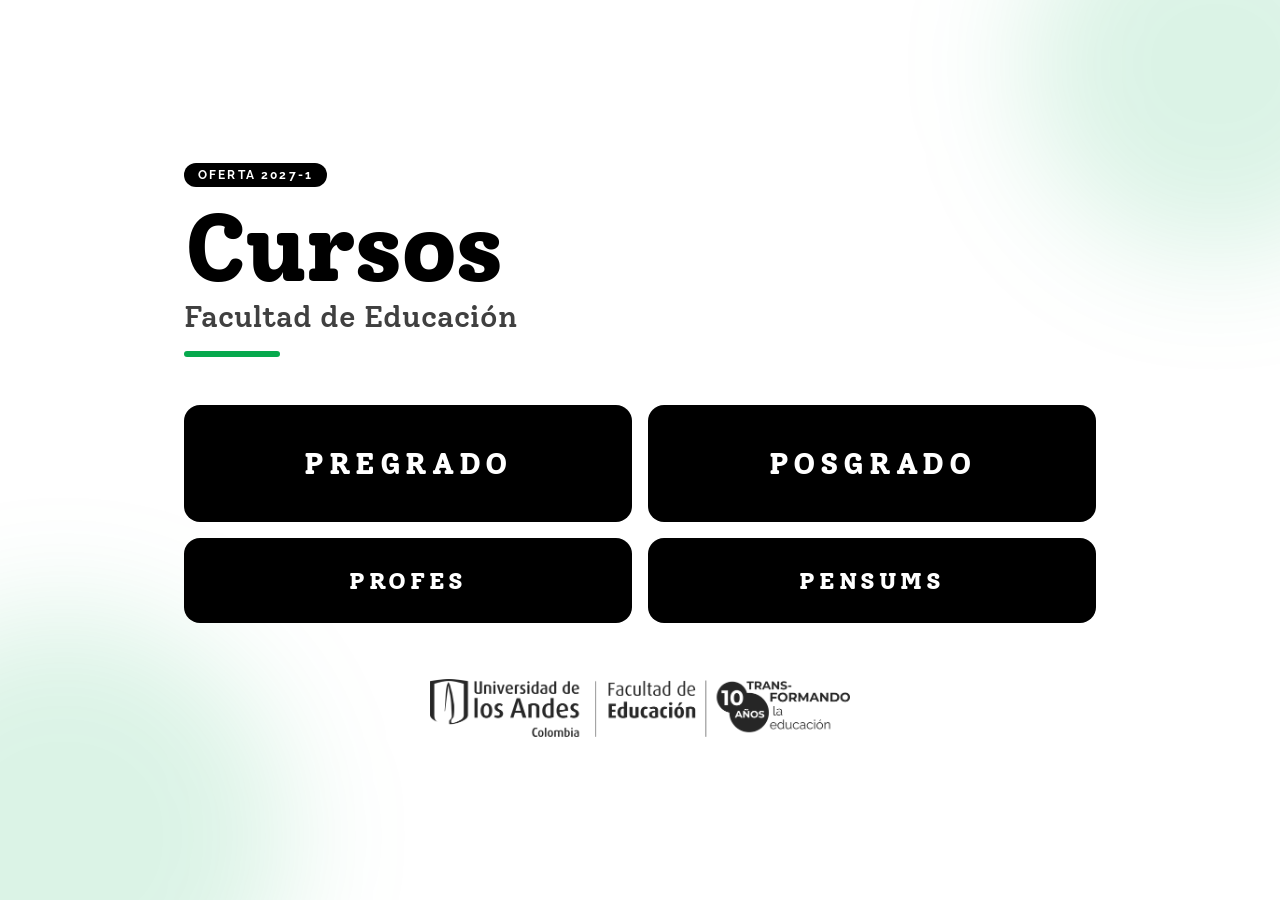
<file: index.html>
<!DOCTYPE html>
<html lang="es">
<head>
<meta charset="utf-8">
<meta name="viewport" content="width=device-width, initial-scale=1">
<title>Cursos — Facultad de Educación (Uniandes)</title>
<meta name="description" content="Oferta de cursos de pregrado y posgrado de la Facultad de Educación · Universidad de los Andes">
<link rel="preconnect" href="https://fonts.googleapis.com">
<link rel="preconnect" href="https://fonts.gstatic.com" crossorigin>
<link href="https://fonts.googleapis.com/css2?family=Raleway:wght@400;500;600;700;800&family=Solway:wght@400;500;700;800&display=swap" rel="stylesheet">
<link rel="stylesheet" href="estilos.css?v=20261127a">
<script>
  /* Prueba de look «folleto» (?look=folleto): se carga antes de pintar para que no parpadee el look normal */
  if (new URLSearchParams(location.search).get('look') === 'folleto') {
    document.documentElement.dataset.look = 'folleto';
    document.write('<link rel="stylesheet" href="https://fonts.googleapis.com/css2?family=Gelasio:ital,wght@0,400..700;1,400..700&family=Inter:wght@400;500;600&display=swap"><link rel="stylesheet" href="estilos-folleto.css?v=20261127a">');
  }
</script>
</head>
<body>
<div id="app"></div>
<script src="datos.js?v=20261127a"></script>
<script src="app.js?v=20261127a"></script>
</body>
</html>
</file>
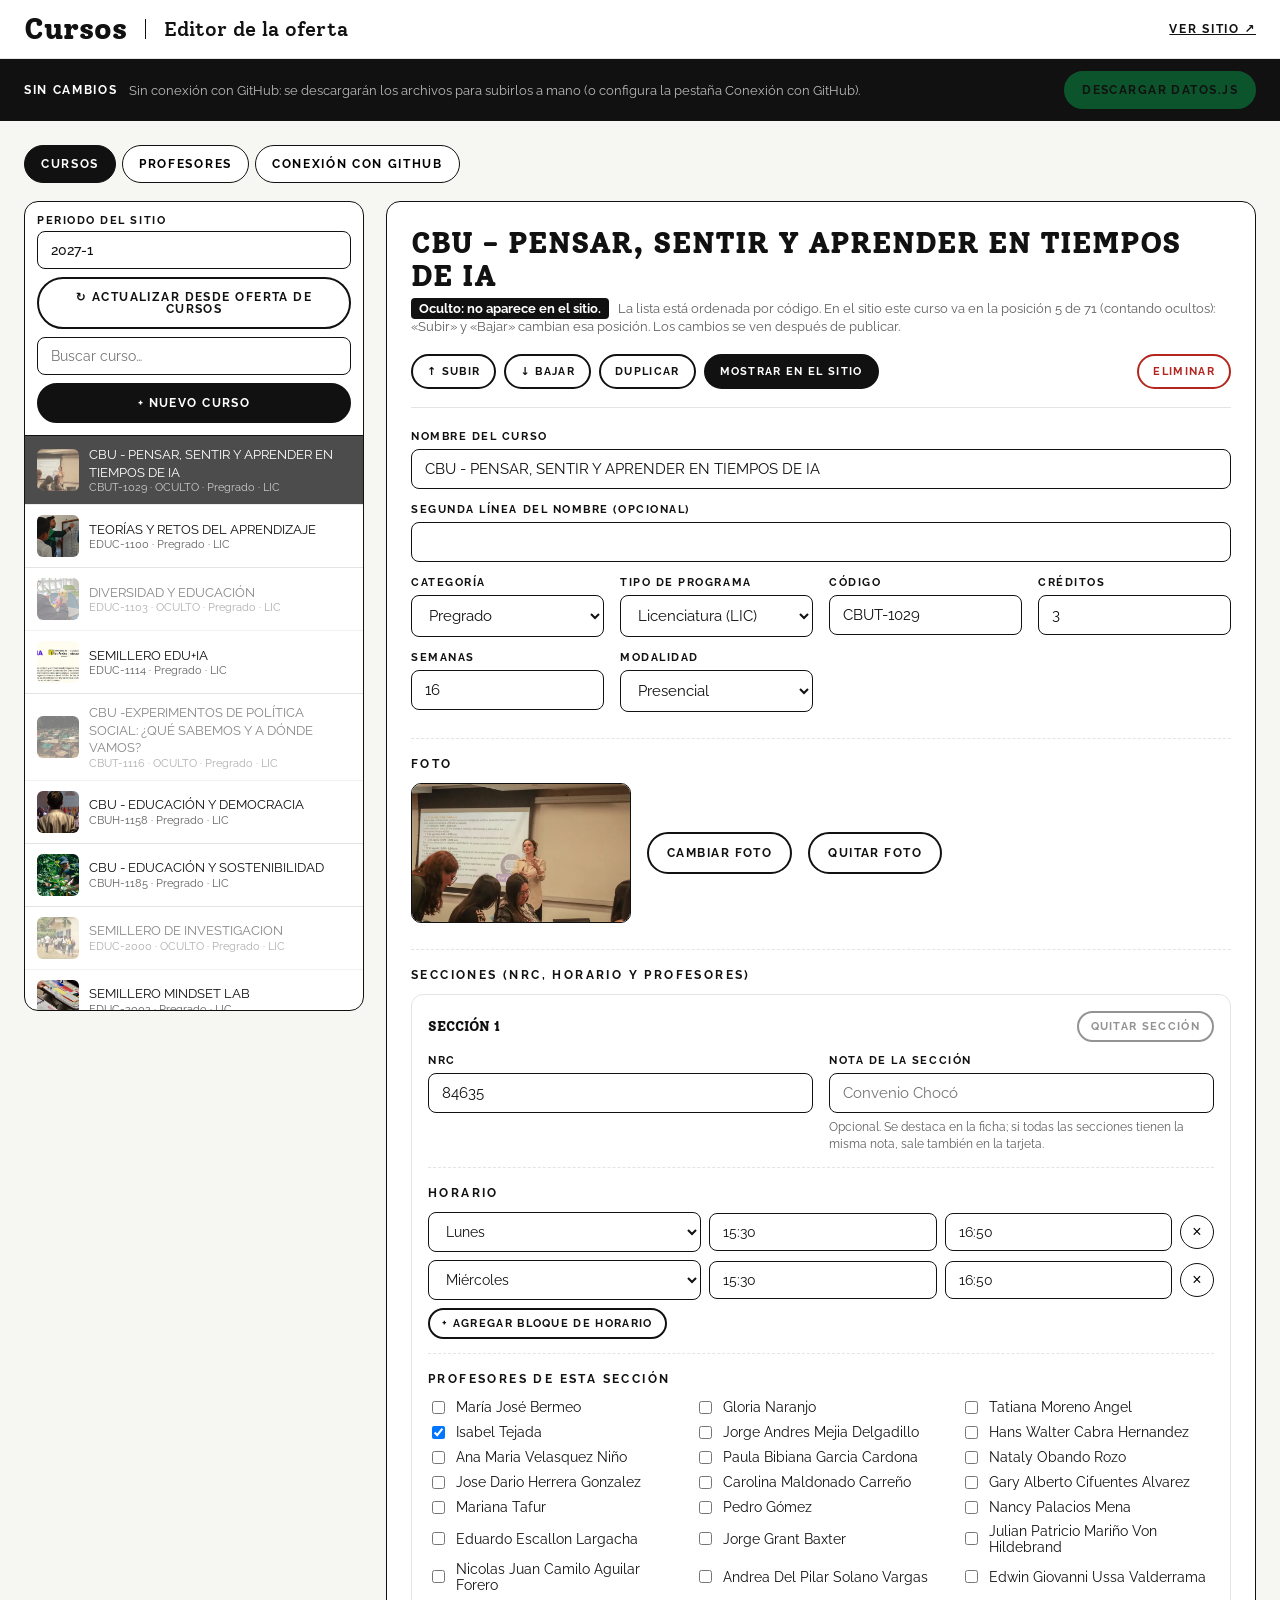
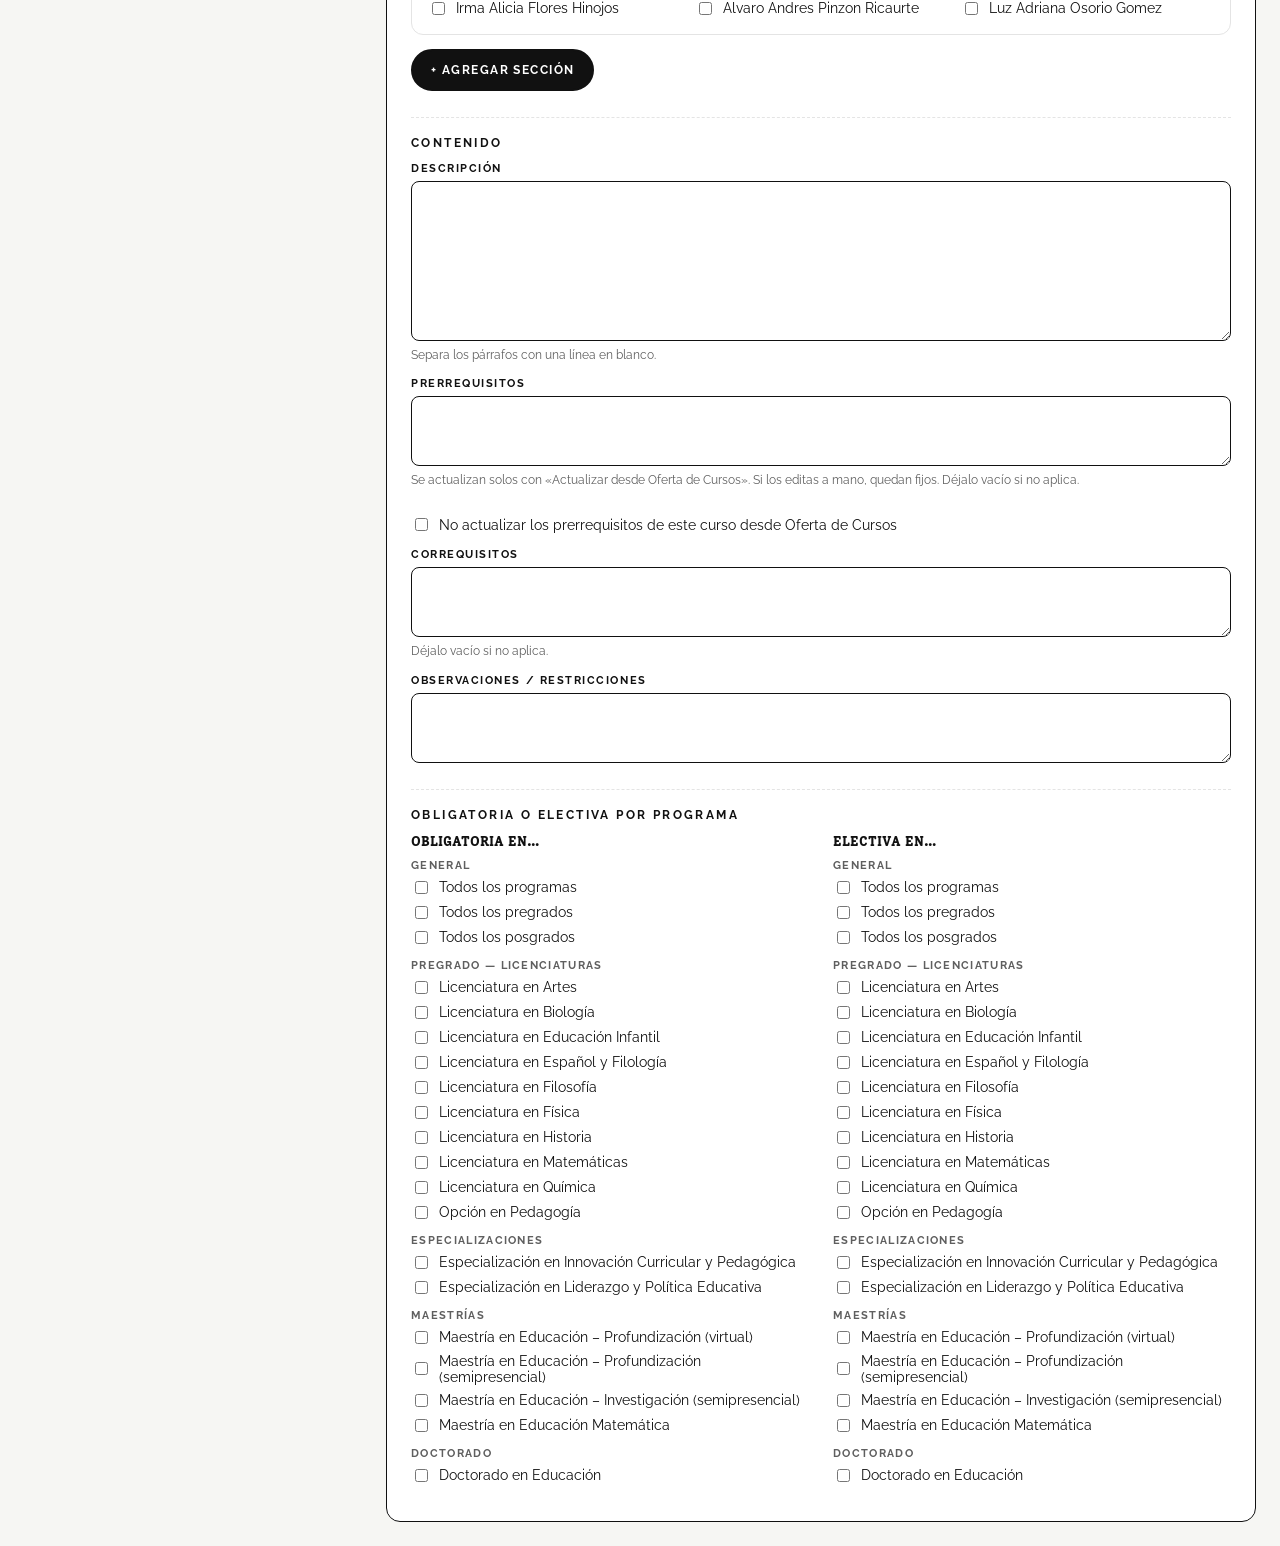
<file: admin.html>
<!doctype html>
<html lang="es">
<head>
  <meta charset="utf-8">
  <meta name="viewport" content="width=device-width, initial-scale=1">
  <meta name="robots" content="noindex, nofollow">
  <title>Editor · Oferta de cursos</title>
  <link rel="preconnect" href="https://fonts.googleapis.com">
  <link rel="preconnect" href="https://fonts.gstatic.com" crossorigin>
  <link href="https://fonts.googleapis.com/css2?family=Raleway:wght@400;500;600;700;800&family=Solway:wght@400;500;700;800&display=swap" rel="stylesheet">
  <link rel="stylesheet" href="admin.css">
</head>
<body class="admin">

<header class="ad-cab">
  <span class="ad-marca">Cursos</span>
  <div class="ad-titulo">Editor de la oferta</div>
  <a class="ad-ver" href="index.html" target="_blank" rel="noopener">Ver sitio ↗</a>
</header>

<div class="ad-barra" id="barra">
  <span class="ad-estado" id="estado">Sin cambios</span>
  <span class="ad-modo" id="modo"></span>
  <button class="boton" id="descartar" hidden>Descartar cambios</button>
  <button class="boton negro" id="guardar">Publicar</button>
</div>

<main class="ad-main">
  <nav class="ad-tabs" role="tablist">
    <button role="tab" data-tab="cursos" aria-selected="true">Cursos</button>
    <button role="tab" data-tab="profes" aria-selected="false">Profesores</button>
    <button role="tab" data-tab="github" aria-selected="false">Conexión con GitHub</button>
  </nav>

  <section class="ad-panel" id="tab-cursos">
    <div class="ad-dos">
      <aside class="ad-lista">
        <div class="ad-lista-cab">
          <label class="ad-periodo">Periodo del sitio <input class="campo" id="periodo" placeholder="2027-1" aria-label="Periodo que muestra el sitio"></label>
          <button class="boton" id="sincronizar">↻ Actualizar desde Oferta de Cursos</button>
          <input class="campo" id="filtro-cursos" type="search" placeholder="Buscar curso…" aria-label="Buscar curso">
          <button class="boton negro" id="nuevo-curso">+ Nuevo curso</button>
        </div>
        <ol id="lista-cursos"></ol>
      </aside>
      <div class="ad-form" id="form-curso"></div>
    </div>
  </section>

  <section class="ad-panel" id="tab-profes" hidden>
    <div class="ad-dos">
      <aside class="ad-lista">
        <div class="ad-lista-cab">
          <input class="campo" id="filtro-profes" type="search" placeholder="Buscar profesor…" aria-label="Buscar profesor">
          <button class="boton negro" id="nuevo-profe">+ Nuevo profesor</button>
        </div>
        <ol id="lista-profes"></ol>
      </aside>
      <div class="ad-form" id="form-profe"></div>
    </div>
  </section>

  <section class="ad-panel" id="tab-github" hidden>
    <div class="ad-form ad-gh" id="form-github"></div>
  </section>
</main>

<div class="ad-toast" id="toast" role="status" hidden></div>

<script src="datos.js?v=20261127a"></script>
<script src="admin.js?v=20261127a"></script>
</body>
</html>
</file>
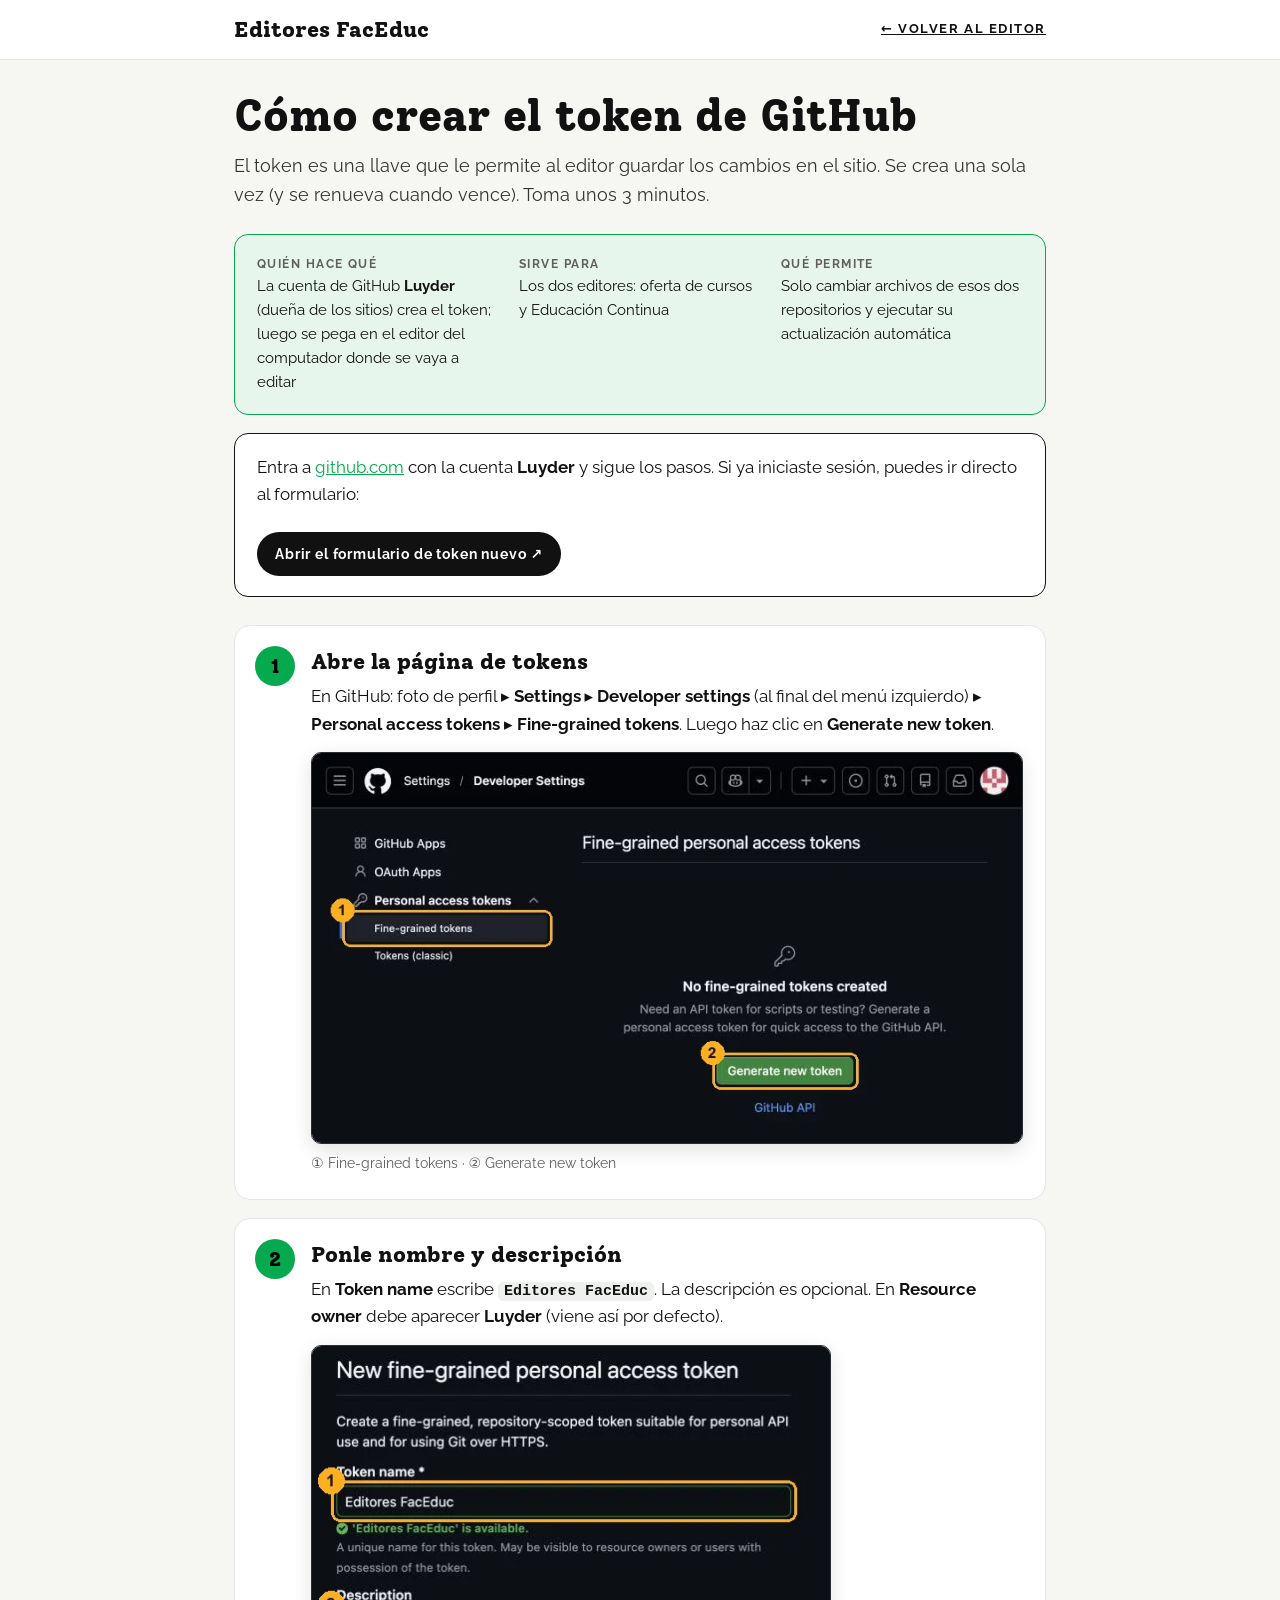
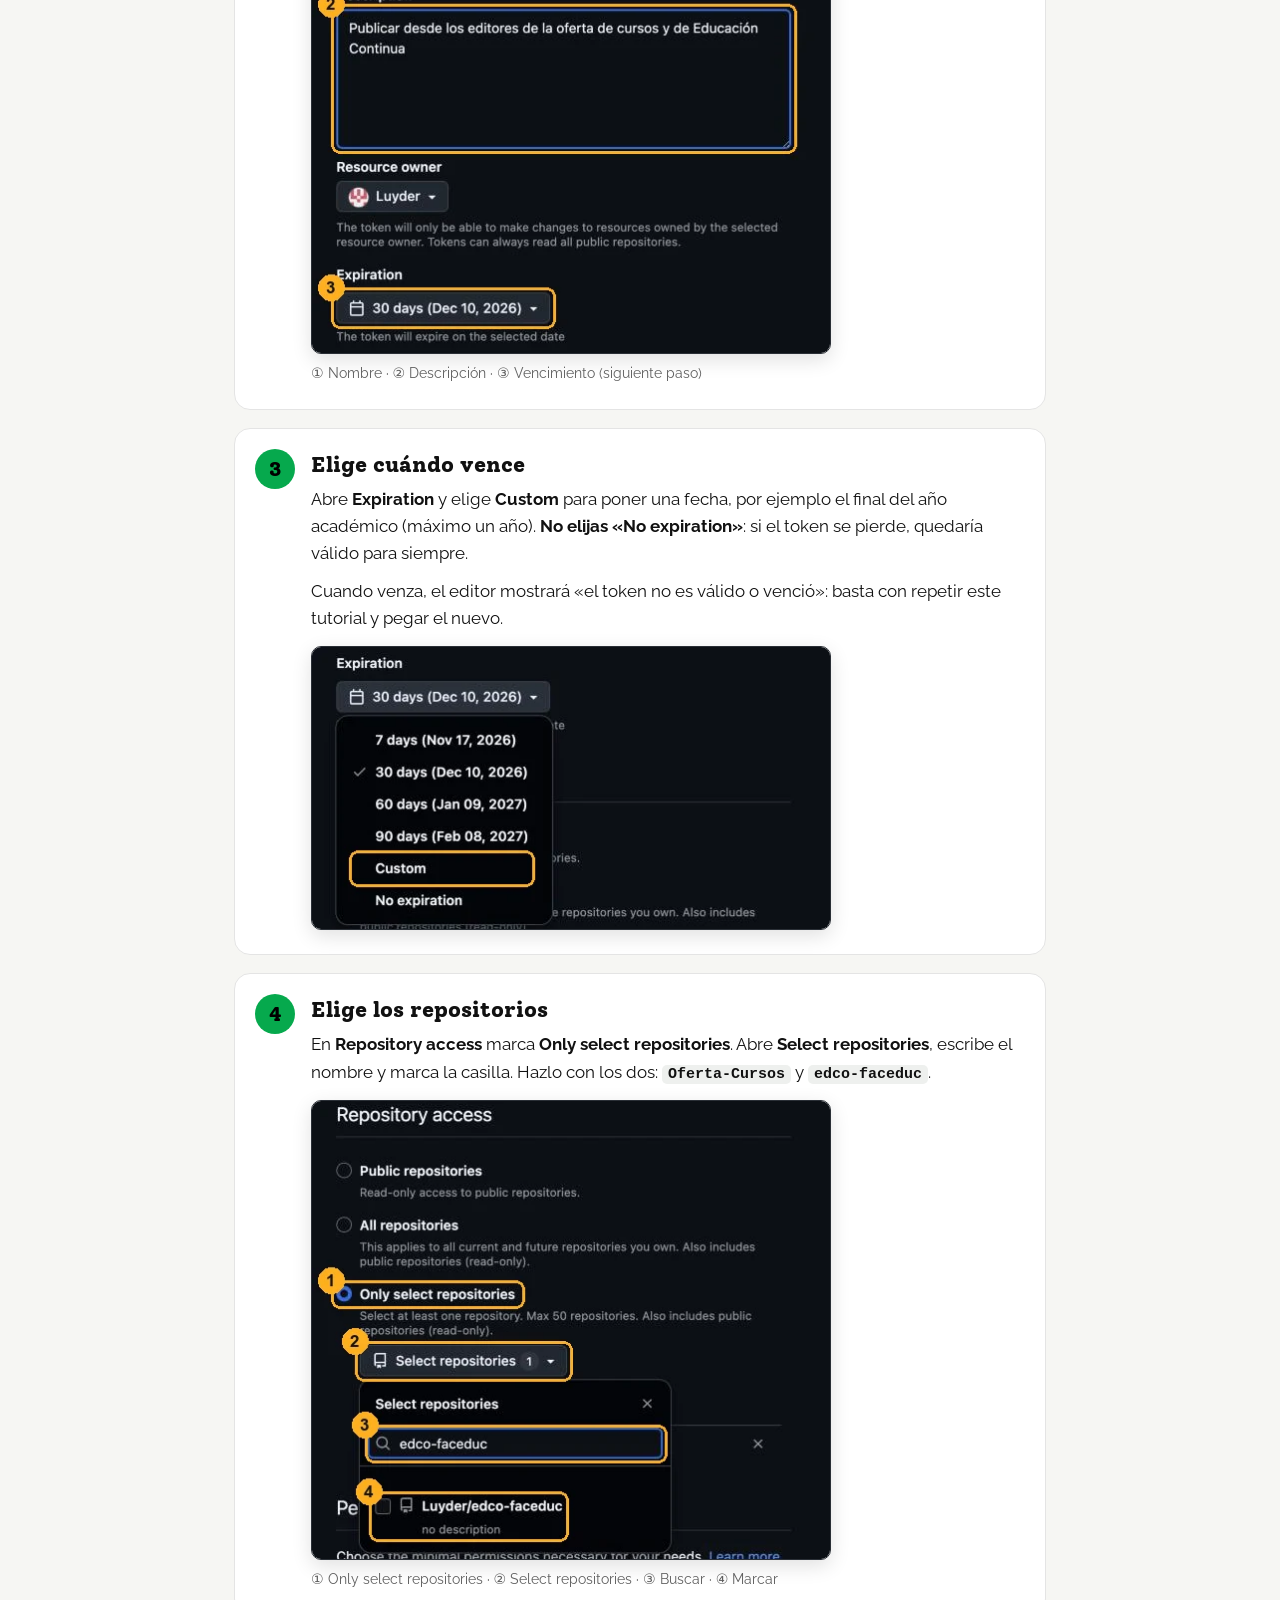
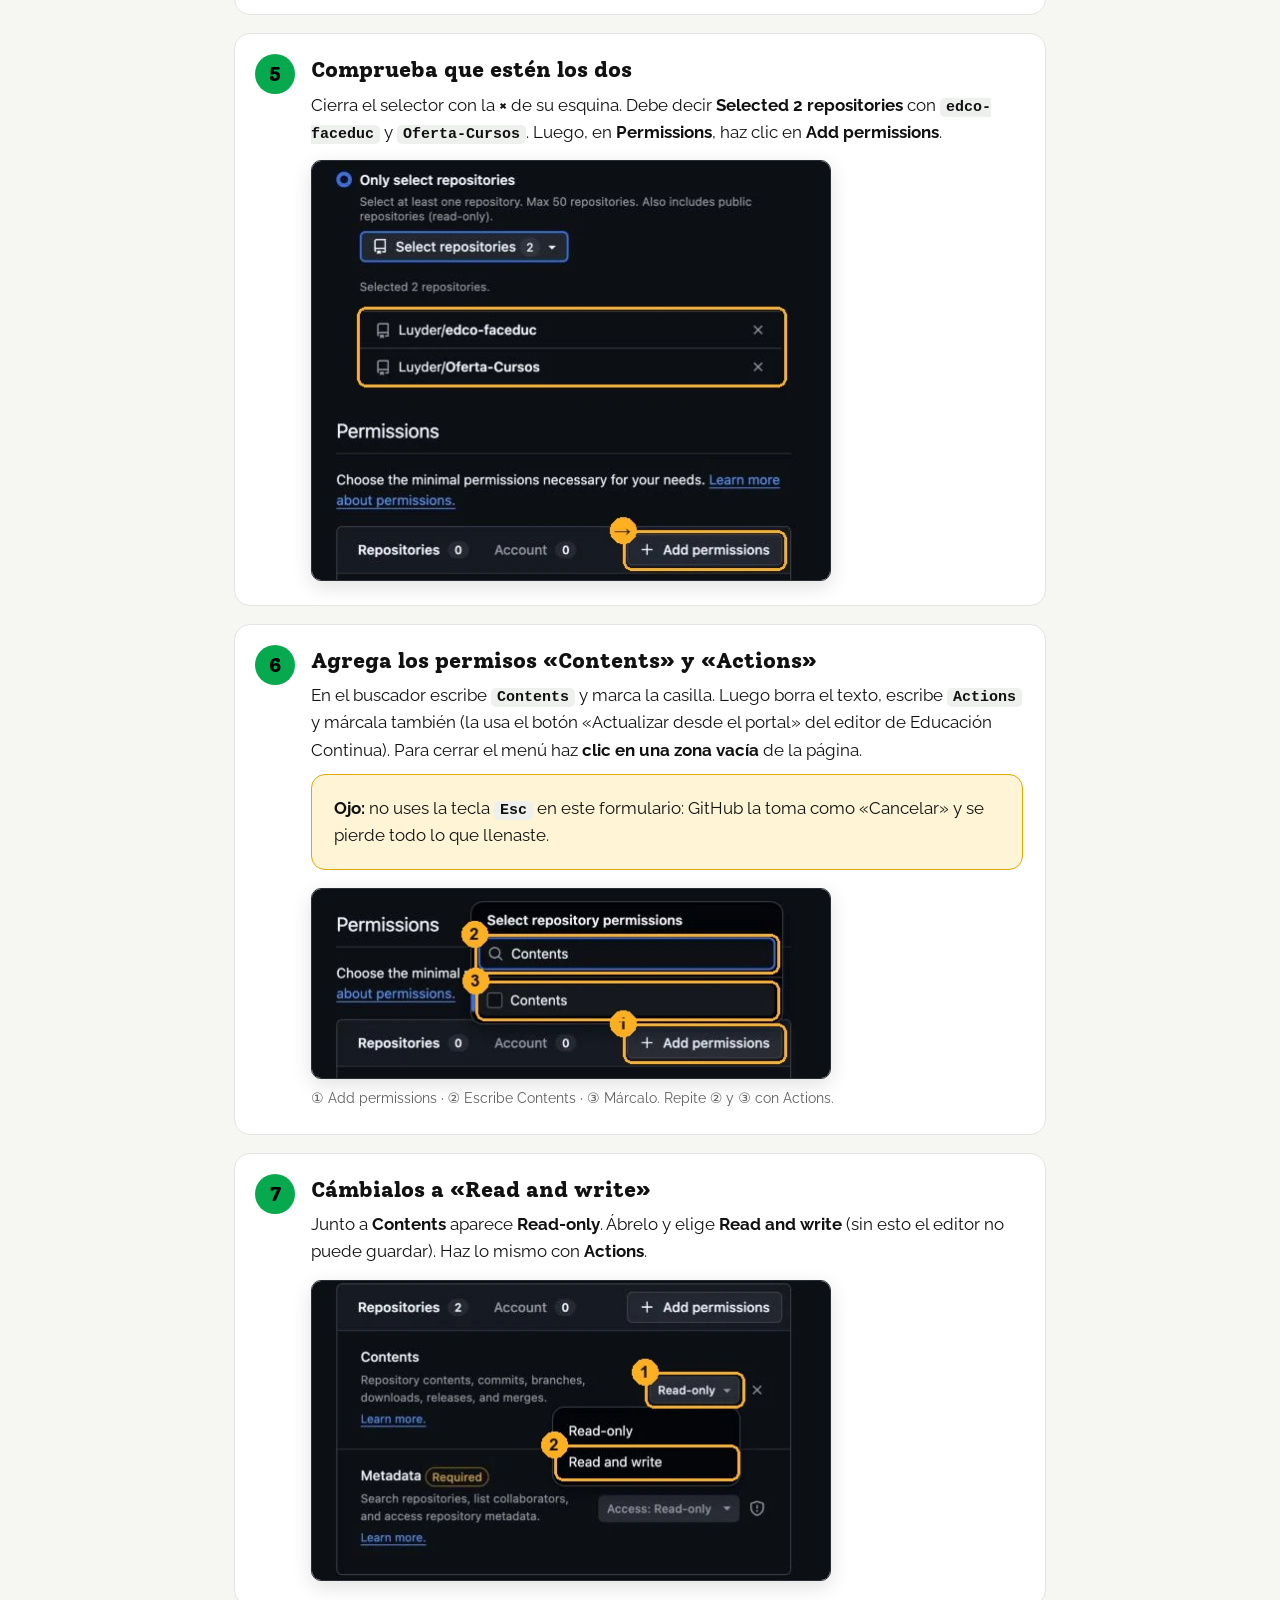
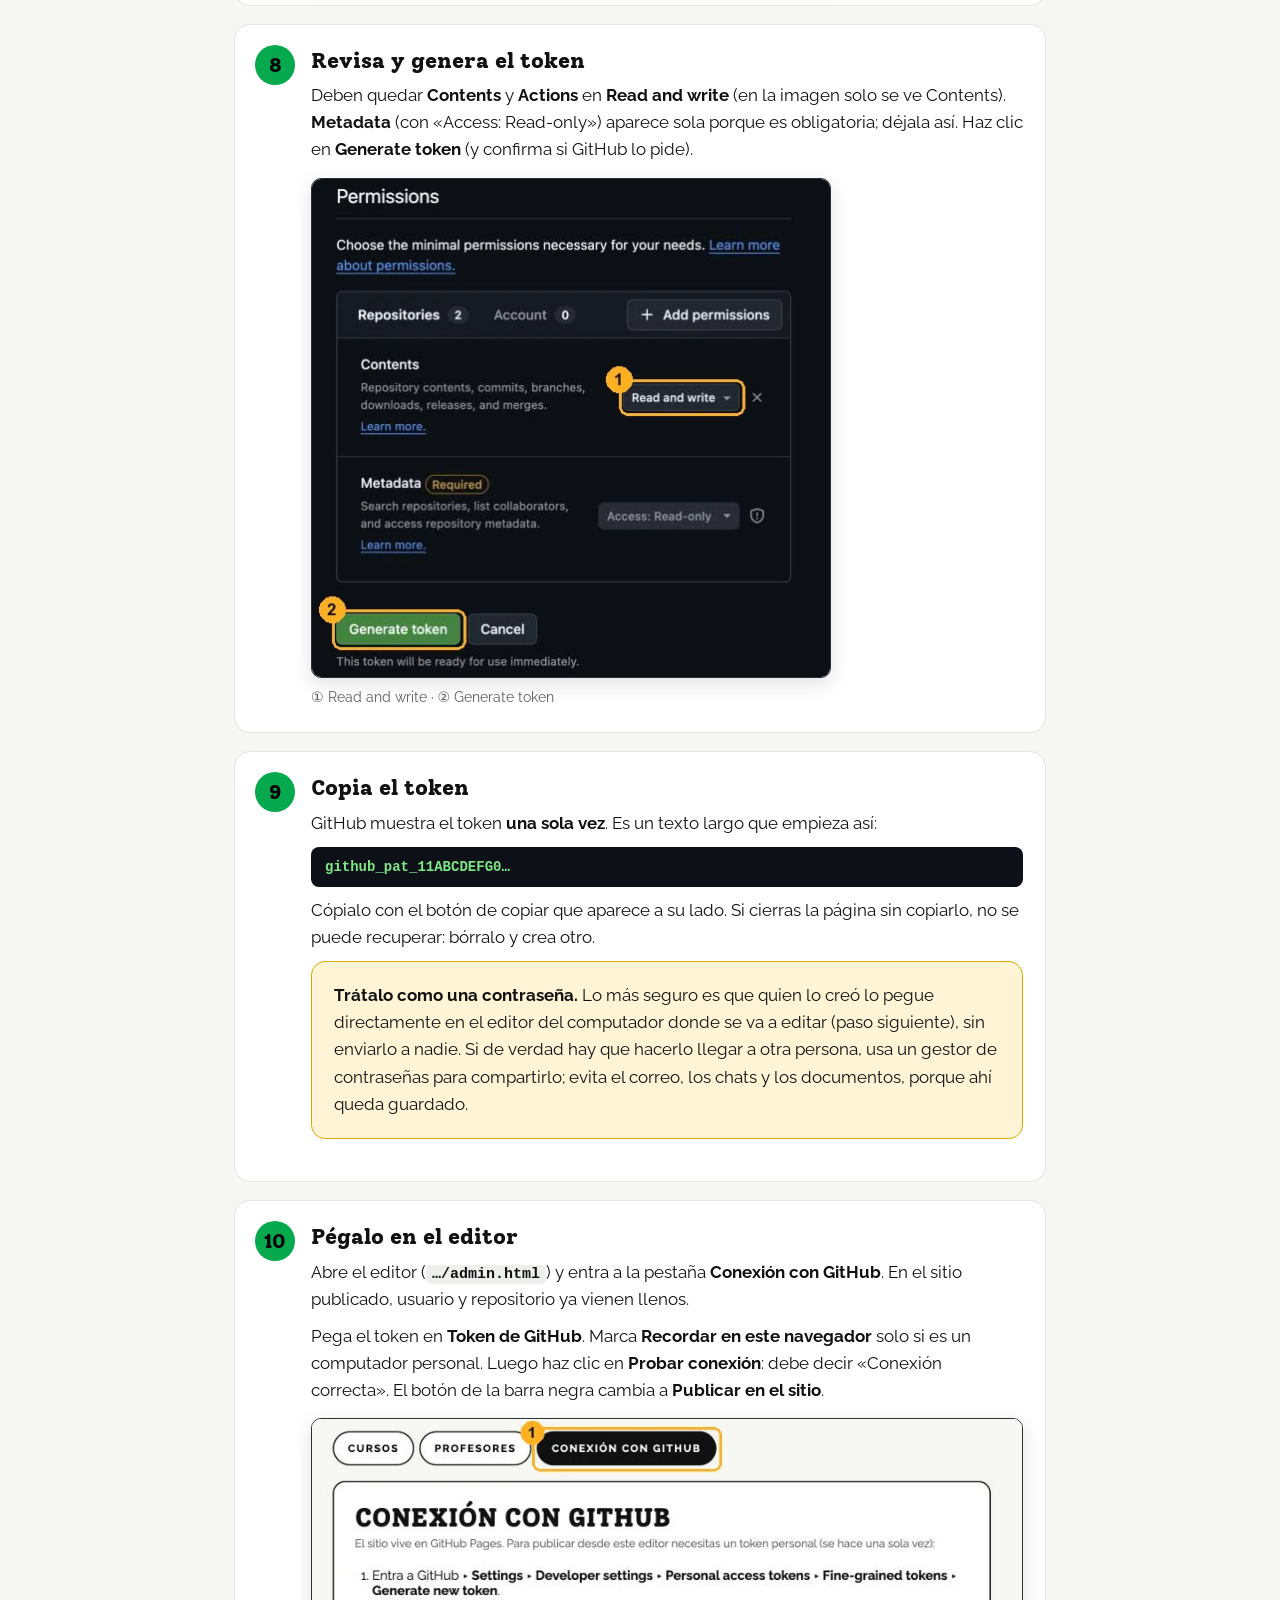
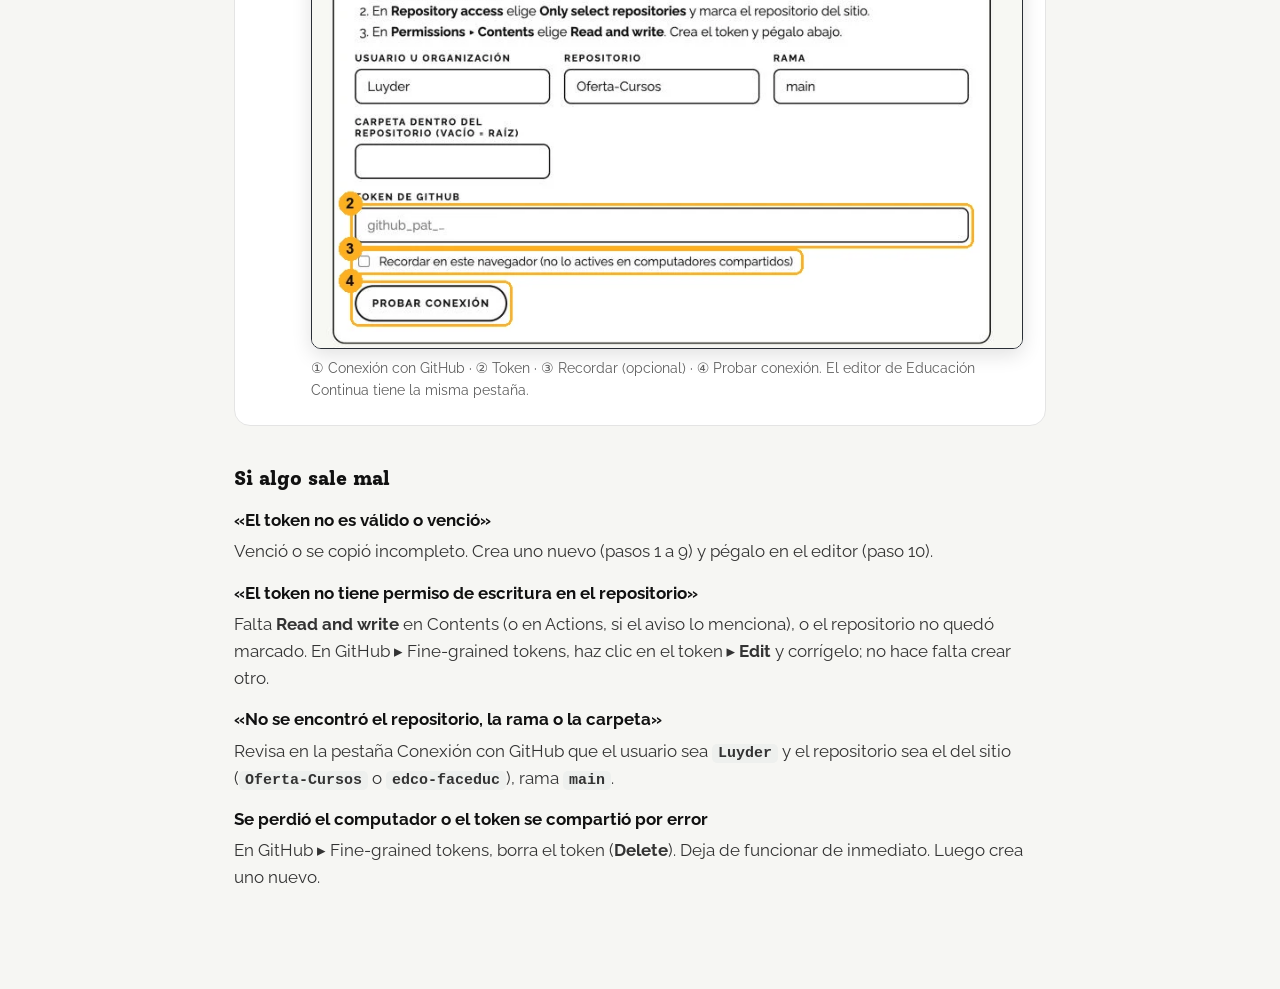
<file: tutorial-token.html>
<!doctype html>
<html lang="es">
<head>
<meta charset="utf-8">
<meta name="viewport" content="width=device-width, initial-scale=1">
<meta name="robots" content="noindex, nofollow">
<title>Cómo crear el token de GitHub · Editores FacEduc</title>
<link rel="preconnect" href="https://fonts.googleapis.com">
<link rel="preconnect" href="https://fonts.gstatic.com" crossorigin>
<link href="https://fonts.googleapis.com/css2?family=Raleway:wght@400;500;600;700;800&family=Solway:wght@500;700;800&display=swap" rel="stylesheet">
<style>
  :root { --tinta:#111; --papel:#fff; --verde:#06a94d; --suave:#e6f6ed; --gris:#5f5f5f; --linea:#e4e4e4; --fondo:#f6f6f3; --aviso:#fff4d6; --borde-aviso:#e0a800; }
  * { box-sizing:border-box; }
  body { margin:0; background:var(--fondo); color:var(--tinta); font:400 17px/1.6 'Raleway',system-ui,sans-serif; }
  header { background:var(--papel); border-bottom:1px solid var(--linea); }
  .cab { max-width:860px; margin:0 auto; padding:16px 24px; display:flex; align-items:center; gap:16px; }
  .cab a { margin-left:auto; font-weight:700; font-size:13px; letter-spacing:.12em; text-transform:uppercase; color:var(--tinta); }
  .marca { font:800 22px 'Solway',serif; }
  main { max-width:860px; margin:0 auto; padding:32px 24px 80px; }
  h1 { font:800 clamp(30px,5vw,44px)/1.1 'Solway',serif; margin:0 0 12px; }
  h2 { font:800 22px/1.25 'Solway',serif; margin:0 0 8px; }
  .intro { font-size:18px; color:#333; margin:0 0 24px; }
  .caja { background:var(--papel); border:1.5px solid var(--tinta); border-radius:14px; padding:20px 22px; margin:0 0 18px; }
  .caja.verde { background:var(--suave); border-color:var(--verde); }
  .caja.aviso { background:var(--aviso); border-color:var(--borde-aviso); }
  .caja p:first-child { margin-top:0; } .caja p:last-child, .caja ul:last-child { margin-bottom:0; }
  .datos { display:grid; grid-template-columns:repeat(auto-fit,minmax(200px,1fr)); gap:10px 20px; margin:0; }
  .datos div { font-size:15px; } .datos b { display:block; font-size:12px; letter-spacing:.12em; text-transform:uppercase; color:var(--gris); }
  ol.pasos { list-style:none; counter-reset:paso; padding:0; margin:28px 0 0; }
  ol.pasos > li { counter-increment:paso; background:var(--papel); border:1.5px solid var(--linea); border-radius:16px; padding:22px 22px 24px 76px; margin:0 0 18px; position:relative; }
  ol.pasos > li::before { content:counter(paso); position:absolute; left:20px; top:20px; width:40px; height:40px; border-radius:50%; background:var(--verde); color:#000; font:800 20px/40px 'Solway',serif; text-align:center; }
  ol.pasos p { margin:0 0 10px; }
  figure { margin:14px 0 0; }
  figure img { display:block; max-width:100%; height:auto; border-radius:10px; border:1px solid #2a2f36; box-shadow:0 6px 20px rgba(0,0,0,.12); }
  figcaption { font-size:14px; color:var(--gris); margin-top:8px; }
  code, .tecla { font:600 15px ui-monospace,Menlo,monospace; background:#eef0ee; padding:1px 6px; border-radius:5px; }
  .boton { display:inline-block; margin-top:6px; padding:11px 18px; border-radius:9999px; background:var(--tinta); color:#fff; font-weight:700; font-size:14px; letter-spacing:.06em; text-decoration:none; }
  .boton:hover { background:var(--verde); color:#000; }
  .token-ej { font:600 14px ui-monospace,Menlo,monospace; background:#0d1117; color:#7ee787; padding:12px 14px; border-radius:8px; overflow-x:auto; white-space:nowrap; }
  h3 { font:800 20px 'Solway',serif; margin:40px 0 12px; }
  dl.problemas dt { font-weight:700; margin-top:14px; } dl.problemas dd { margin:4px 0 0; color:#333; }
  a { color:var(--verde); }
  @media (max-width:600px) { ol.pasos > li { padding:70px 16px 18px; } ol.pasos > li::before { top:16px; left:16px; } }
</style>
</head>
<body>
<header><div class="cab"><span class="marca">Editores FacEduc</span><a href="admin.html">← Volver al editor</a></div></header>
<main>
  <h1>Cómo crear el token de GitHub</h1>
  <p class="intro">El token es una llave que le permite al editor guardar los cambios en el sitio. Se crea una sola vez (y se renueva cuando vence). Toma unos 3 minutos.</p>

  <div class="caja verde">
    <div class="datos">
      <div><b>Quién hace qué</b>La cuenta de GitHub <strong>Luyder</strong> (dueña de los sitios) crea el token; luego se pega en el editor del computador donde se vaya a editar</div>
      <div><b>Sirve para</b>Los dos editores: oferta de cursos y Educación Continua</div>
      <div><b>Qué permite</b>Solo cambiar archivos de esos dos repositorios y ejecutar su actualización automática</div>
    </div>
  </div>

  <div class="caja">
    <p>Entra a <a href="https://github.com/login" target="_blank" rel="noopener">github.com</a> con la cuenta <strong>Luyder</strong> y sigue los pasos. Si ya iniciaste sesión, puedes ir directo al formulario:</p>
    <a class="boton" href="https://github.com/settings/personal-access-tokens/new" target="_blank" rel="noopener">Abrir el formulario de token nuevo ↗</a>
  </div>

  <ol class="pasos">
    <li>
      <h2>Abre la página de tokens</h2>
      <p>En GitHub: foto de perfil ▸ <strong>Settings</strong> ▸ <strong>Developer settings</strong> (al final del menú izquierdo) ▸ <strong>Personal access tokens</strong> ▸ <strong>Fine-grained tokens</strong>. Luego haz clic en <strong>Generate new token</strong>.</p>
      <figure><img src="tutorial/paso-1.webp" alt="Página Fine-grained tokens con el botón Generate new token" width="800" height="440" loading="lazy"><figcaption>① Fine-grained tokens · ② Generate new token</figcaption></figure>
    </li>
    <li>
      <h2>Ponle nombre y descripción</h2>
      <p>En <strong>Token name</strong> escribe <code>Editores FacEduc</code>. La descripción es opcional. En <strong>Resource owner</strong> debe aparecer <strong>Luyder</strong> (viene así por defecto).</p>
      <figure><img src="tutorial/paso-2.webp" alt="Campos Token name, Description y Expiration" width="520" height="610" loading="lazy"><figcaption>① Nombre · ② Descripción · ③ Vencimiento (siguiente paso)</figcaption></figure>
    </li>
    <li>
      <h2>Elige cuándo vence</h2>
      <p>Abre <strong>Expiration</strong> y elige <strong>Custom</strong> para poner una fecha, por ejemplo el final del año académico (máximo un año). <strong>No elijas «No expiration»</strong>: si el token se pierde, quedaría válido para siempre.</p>
      <p>Cuando venza, el editor mostrará «el token no es válido o venció»: basta con repetir este tutorial y pegar el nuevo.</p>
      <figure><img src="tutorial/paso-3.webp" alt="Menú de vencimiento con la opción Custom resaltada" width="520" height="283" loading="lazy"></figure>
    </li>
    <li>
      <h2>Elige los repositorios</h2>
      <p>En <strong>Repository access</strong> marca <strong>Only select repositories</strong>. Abre <strong>Select repositories</strong>, escribe el nombre y marca la casilla. Hazlo con los dos: <code>Oferta-Cursos</code> y <code>edco-faceduc</code>.</p>
      <figure><img src="tutorial/paso-4.webp" alt="Selector de repositorios con la búsqueda edco-faceduc" width="520" height="460" loading="lazy"><figcaption>① Only select repositories · ② Select repositories · ③ Buscar · ④ Marcar</figcaption></figure>
    </li>
    <li>
      <h2>Comprueba que estén los dos</h2>
      <p>Cierra el selector con la <strong>×</strong> de su esquina. Debe decir <strong>Selected 2 repositories</strong> con <code>edco-faceduc</code> y <code>Oferta-Cursos</code>. Luego, en <strong>Permissions</strong>, haz clic en <strong>Add permissions</strong>.</p>
      <figure><img src="tutorial/paso-5.webp" alt="Los dos repositorios seleccionados y el botón Add permissions" width="520" height="420" loading="lazy"></figure>
    </li>
    <li>
      <h2>Agrega los permisos «Contents» y «Actions»</h2>
      <p>En el buscador escribe <code>Contents</code> y marca la casilla. Luego borra el texto, escribe <code>Actions</code> y márcala también (la usa el botón «Actualizar desde el portal» del editor de Educación Continua). Para cerrar el menú haz <strong>clic en una zona vacía</strong> de la página.</p>
      <div class="caja aviso"><p><strong>Ojo:</strong> no uses la tecla <span class="tecla">Esc</span> en este formulario: GitHub la toma como «Cancelar» y se pierde todo lo que llenaste.</p></div>
      <figure><img src="tutorial/paso-6.webp" alt="Buscador de permisos con Contents" width="520" height="190" loading="lazy"><figcaption>① Add permissions · ② Escribe Contents · ③ Márcalo. Repite ② y ③ con Actions.</figcaption></figure>
    </li>
    <li>
      <h2>Cámbialos a «Read and write»</h2>
      <p>Junto a <strong>Contents</strong> aparece <strong>Read-only</strong>. Ábrelo y elige <strong>Read and write</strong> (sin esto el editor no puede guardar). Haz lo mismo con <strong>Actions</strong>.</p>
      <figure><img src="tutorial/paso-7.webp" alt="Menú de acceso de Contents con Read and write" width="520" height="300" loading="lazy"></figure>
    </li>
    <li>
      <h2>Revisa y genera el token</h2>
      <p>Deben quedar <strong>Contents</strong> y <strong>Actions</strong> en <strong>Read and write</strong> (en la imagen solo se ve Contents). <strong>Metadata</strong> (con «Access: Read-only») aparece sola porque es obligatoria; déjala así. Haz clic en <strong>Generate token</strong> (y confirma si GitHub lo pide).</p>
      <figure><img src="tutorial/paso-8.webp" alt="Permisos finales y botón Generate token" width="520" height="500" loading="lazy"><figcaption>① Read and write · ② Generate token</figcaption></figure>
    </li>
    <li>
      <h2>Copia el token</h2>
      <p>GitHub muestra el token <strong>una sola vez</strong>. Es un texto largo que empieza así:</p>
      <p class="token-ej">github_pat_11ABCDEFG0…</p>
      <p>Cópialo con el botón de copiar que aparece a su lado. Si cierras la página sin copiarlo, no se puede recuperar: bórralo y crea otro.</p>
      <div class="caja aviso"><p><strong>Trátalo como una contraseña.</strong> Lo más seguro es que quien lo creó lo pegue directamente en el editor del computador donde se va a editar (paso siguiente), sin enviarlo a nadie. Si de verdad hay que hacerlo llegar a otra persona, usa un gestor de contraseñas para compartirlo; evita el correo, los chats y los documentos, porque ahí queda guardado.</p></div>
    </li>
    <li>
      <h2>Pégalo en el editor</h2>
      <p>Abre el editor (<code>…/admin.html</code>) y entra a la pestaña <strong>Conexión con GitHub</strong>. En el sitio publicado, usuario y repositorio ya vienen llenos.</p>
      <p>Pega el token en <strong>Token de GitHub</strong>. Marca <strong>Recordar en este navegador</strong> solo si es un computador personal. Luego haz clic en <strong>Probar conexión</strong>: debe decir «Conexión correcta». El botón de la barra negra cambia a <strong>Publicar en el sitio</strong>.</p>
      <figure><img src="tutorial/paso-9.webp" alt="Pestaña Conexión con GitHub del editor" width="800" height="595" loading="lazy"><figcaption>① Conexión con GitHub · ② Token · ③ Recordar (opcional) · ④ Probar conexión. El editor de Educación Continua tiene la misma pestaña.</figcaption></figure>
    </li>
  </ol>

  <h3>Si algo sale mal</h3>
  <dl class="problemas">
    <dt>«El token no es válido o venció»</dt>
    <dd>Venció o se copió incompleto. Crea uno nuevo (pasos 1 a 9) y pégalo en el editor (paso 10).</dd>
    <dt>«El token no tiene permiso de escritura en el repositorio»</dt>
    <dd>Falta <strong>Read and write</strong> en Contents (o en Actions, si el aviso lo menciona), o el repositorio no quedó marcado. En GitHub ▸ Fine-grained tokens, haz clic en el token ▸ <strong>Edit</strong> y corrígelo; no hace falta crear otro.</dd>
    <dt>«No se encontró el repositorio, la rama o la carpeta»</dt>
    <dd>Revisa en la pestaña Conexión con GitHub que el usuario sea <code>Luyder</code> y el repositorio sea el del sitio (<code>Oferta-Cursos</code> o <code>edco-faceduc</code>), rama <code>main</code>.</dd>
    <dt>Se perdió el computador o el token se compartió por error</dt>
    <dd>En GitHub ▸ Fine-grained tokens, borra el token (<strong>Delete</strong>). Deja de funcionar de inmediato. Luego crea uno nuevo.</dd>
  </dl>
</main>
</body>
</html>
</file>
<file: estilos.css>
/* Estilos del sitio de la oferta de cursos — Facultad de Educación, Uniandes */
:root{ --green:#06a94d; --green-d:#058a3f; --ink:#000; }
*{ box-sizing:border-box; }
html{ -webkit-font-smoothing:antialiased; }
body{ margin:0; background:#fff; color:#000; font-family:'Raleway',system-ui,-apple-system,sans-serif; }
.display{ font-family:'Solway',Georgia,serif; }
a{ color:inherit; }
button{ font-family:inherit; cursor:pointer; }
:focus-visible{ outline:3px solid var(--green); outline-offset:3px; }
html,body{ overflow-x:clip; }
.wrap{ max-width:1152px; margin:0 auto; padding:0 24px; }

.home{ position:relative; min-height:100vh; overflow:hidden; }
.home .blob{ position:absolute; border-radius:9999px; background:rgba(6,169,77,.14); filter:blur(60px); pointer-events:none; animation:flota 14s ease-in-out infinite alternate; }
.home .blob + .blob{ animation-duration:18s; animation-direction:alternate-reverse; }
@keyframes flota{ from{ transform:translate(0,0) scale(1); } to{ transform:translate(-40px,30px) scale(1.12); } }
.hero > :not(h1){ animation:sube .7s cubic-bezier(.16,1,.3,1) backwards; }
.home h1 .l{ display:inline-block; animation:letra .9s cubic-bezier(.2,.9,.25,1.15) backwards; animation-delay:calc(var(--l) * 70ms + 80ms); transform-origin:50% 100%; }
@keyframes letra{ from{ opacity:0; transform:translateY(.55em) rotate(10deg); } to{ opacity:1; transform:none; } }
.hero > :nth-child(2){ animation-delay:.06s; } .hero > :nth-child(3){ animation-delay:.12s; } .hero > :nth-child(4){ animation-delay:.18s; }
.periodo{ display:inline-block; margin-bottom:18px; padding:6px 14px; border-radius:9999px; background:#000; color:#fff; font:700 12px/1 'Raleway',sans-serif; letter-spacing:.18em; text-transform:uppercase; }
.home .inner{ position:relative; max-width:960px; margin:0 auto; min-height:100vh; display:flex; flex-direction:column; justify-content:center; padding:64px 24px; }
.home h1{ font-size:clamp(3.5rem,10vw,6rem); font-weight:800; line-height:.9; letter-spacing:-.02em; margin:0; }
.home .sub{ margin:.4rem 0 0; font-size:clamp(1.4rem,4vw,1.9rem); font-weight:500; color:#404040; }
.home .rule{ margin-top:1rem; height:6px; width:96px; border-radius:9999px; background:var(--green); transform-origin:left; animation:crece .9s .25s cubic-bezier(.16,1,.3,1) backwards; }
@keyframes crece{ from{ transform:scaleX(0); } to{ transform:scaleX(1); } }
.home .logo{ display:block; width:min(420px,90%); height:auto; margin:56px auto 0; opacity:.85; animation:sube .7s .95s cubic-bezier(.16,1,.3,1) backwards; }
.navgrid{ margin-top:3rem; display:grid; gap:16px; }
.navgrid .navgrid{ margin-top:0; }
.home .navgrid .navbtn{ animation:revela .8s cubic-bezier(.7,0,.2,1) backwards; }
@keyframes revela{ from{ clip-path:inset(100% 0 0 0 round 16px); transform:translateY(12px); } to{ clip-path:inset(0 0 0 0 round 16px); transform:none; } }
.home .navgrid.two .navbtn:nth-child(1){ animation-delay:.55s; } .home .navgrid.two .navbtn:nth-child(2){ animation-delay:.67s; }
.home .navgrid.two + .navgrid.two .navbtn:nth-child(1){ animation-delay:.79s; } .home .navgrid.two + .navgrid.two .navbtn:nth-child(2){ animation-delay:.91s; }
@media(min-width:640px){ .navgrid.two{ grid-template-columns:1fr 1fr; } }
.navbtn{ position:relative; overflow:hidden; display:flex; flex-direction:column; align-items:center; justify-content:center; border:none; border-radius:16px; background:#000; color:#fff; padding:40px 24px; text-align:center; transition:transform .25s cubic-bezier(.16,1,.3,1), box-shadow .25s; }
.navbtn.small{ padding:28px 24px; }
.navbtn:hover{ transform:translateY(-4px); box-shadow:0 14px 30px rgba(0,0,0,.22); }
.navbtn:active{ transform:translateY(-1px) scale(.99); }
.navbtn span.t{ position:relative; font-family:'Solway',serif; font-weight:800; letter-spacing:.15em; font-size:1.9rem; }
/* Al pasar el cursor: una línea verde fina crece desde el centro bajo el texto */
.navbtn span.t::after{ content:''; display:block; height:3px; margin:10px auto -13px; width:0; border-radius:3px; background:var(--green); transition:width .4s cubic-bezier(.16,1,.3,1); }
.navbtn:hover span.t::after, .navbtn:focus-visible span.t::after{ width:56%; }
.navbtn.small span.t{ font-size:1.5rem; }

header.bar{ position:sticky; top:0; z-index:30; background:rgba(255,255,255,.9); backdrop-filter:blur(8px); border-bottom:1px solid #eee; }
.bar .row{ display:flex; align-items:center; justify-content:space-between; padding:18px 24px; max-width:1152px; margin:0 auto; }
.brand{ display:flex; align-items:baseline; gap:12px; border:none; background:none; padding:0; }
.brand .b1{ font-family:'Solway',serif; font-weight:800; font-size:1.9rem; line-height:1; }
.brand .b2{ font-family:'Solway',serif; color:#555; font-size:1rem; }
.tabs{ display:flex; gap:8px; }
.tab{ border:none; border-radius:9999px; padding:8px 18px; font-family:'Solway',serif; font-weight:800; letter-spacing:.12em; font-size:.8rem; background:#f2f2f2; color:#333; transition:background .2s, color .2s, transform .2s; white-space:nowrap; }
.tab:hover{ background:#e4e4e4; }
.tab.active:hover{ background:#000; }
.tab.active{ background:#000; color:#fff; }
@media(max-width:640px){
  .bar .row{ padding:12px 16px; gap:10px; }
  .brand .b1{ font-size:1.45rem; } .brand .b2{ display:none; }
  .brand .b1{ font-size:1.3rem; }
  .tabs{ gap:4px; min-width:0; overflow-x:auto; scrollbar-width:none; } .tabs::-webkit-scrollbar{ display:none; }
  .tab{ padding:7px 7px; font-size:.64rem; letter-spacing:.03em; }
  .wrap{ padding:0 16px; }
}

.sechead{ margin:40px 0 24px; }
@keyframes sube{ from{ opacity:0; transform:translateY(14px); } to{ opacity:1; transform:none; } }
.sechead h2{ font-family:'Solway',serif; font-weight:800; font-size:1.6rem; margin:0; letter-spacing:-.01em; }
.sechead p{ margin:.2rem 0 0; font-size:.72rem; letter-spacing:.18em; text-transform:uppercase; color:#9a9a9a; }

.search{ position:relative; margin:0 0 24px; }
.search input{ width:100%; border:1px solid #d4d4d4; border-radius:9999px; padding:13px 46px 13px 46px; font-size:1rem; font-family:'Solway',serif; transition:border-color .2s, box-shadow .2s; -webkit-appearance:none; appearance:none; }
.search input::-webkit-search-cancel-button{ display:none; }
.search input:focus{ outline:none; border-color:var(--green); box-shadow:0 0 0 4px rgba(6,169,77,.15); }
.search .ic{ position:absolute; left:17px; top:50%; width:18px; height:18px; transform:translateY(-50%); fill:none; stroke:#9a9a9a; stroke-width:2.2; stroke-linecap:round; pointer-events:none; transition:stroke .2s; }
.search:focus-within .ic{ stroke:var(--green); }
.limpiar{ position:absolute; right:8px; top:50%; transform:translateY(-50%); width:32px; height:32px; border:none; border-radius:50%; background:#f0f0f0; color:#333; font-size:1.2rem; line-height:1; animation:aparece .2s ease backwards; }
.limpiar:hover{ background:#000; color:#fff; }
@keyframes aparece{ from{ opacity:0; transform:translateY(-50%) scale(.6); } to{ opacity:1; transform:translateY(-50%) scale(1); } }
.conteo{ margin:-14px 0 18px; font-size:.78rem; color:#737373; }

.filters{ margin-bottom:28px; display:flex; flex-direction:column; gap:12px; }
.frow{ display:flex; flex-wrap:wrap; align-items:center; gap:8px; }
.flabel{ margin-right:4px; font-size:10px; letter-spacing:.18em; text-transform:uppercase; color:#9a9a9a; }
.chip{ flex-shrink:0; border:1px solid #d4d4d4; background:#fff; color:#404040; border-radius:9999px; padding:6px 16px; font-family:'Solway',serif; font-weight:700; font-size:.85rem; transition:background .2s, border-color .2s, color .2s, transform .15s; }
.chip:active{ transform:scale(.96); }
.chip:hover{ border-color:#000; color:#000; }
.chip.on{ border-color:var(--green); background:var(--green); color:#000; }

.ptabs{ display:flex; gap:8px; overflow-x:auto; margin-bottom:32px; padding-bottom:4px; }
.ptab{ flex-shrink:0; display:inline-flex; align-items:center; gap:6px; border:none; border-radius:9999px; padding:9px 10px 9px 16px; font-family:'Solway',serif; font-weight:800; letter-spacing:.06em; font-size:.85rem; background:#f2f2f2; color:#555; transition:background .25s, color .25s; }
.ptab:hover{ background:#e6e6e6; }
.ptab .cnt{ min-width:24px; padding:3px 7px; border-radius:9999px; background:rgba(0,0,0,.08); font:700 11px/1 'Raleway',sans-serif; letter-spacing:0; text-align:center; }
.ptab.on-dark .cnt{ background:rgba(255,255,255,.2); }
.ptab.on-green{ background:var(--green); color:#000; }
.ptab.on-dark{ background:#000; color:#fff; }
.ptab .sl{ font-family:'Raleway',sans-serif; font-size:.78rem; font-weight:600; letter-spacing:0; opacity:.8; }

.grid{ display:grid; grid-template-columns:1fr; gap:20px; }
@media(min-width:640px){ .grid{ grid-template-columns:1fr 1fr; } }
@media(min-width:1024px){ .grid{ grid-template-columns:1fr 1fr 1fr; } }
.card{ display:flex; flex-direction:column; overflow:hidden; border-radius:16px; background:#fff; text-align:left; border:1px solid rgba(0,0,0,.06); box-shadow:0 2px 12px rgba(0,0,0,.06); transition:transform .35s cubic-bezier(.16,1,.3,1), box-shadow .35s; padding:0; }
/* Al cambiar de pestaña o filtro: solo un fundido breve de las tarjetas (título, buscador y filtros quedan quietos) */
.grid.entra .card, .pgrid.entra .pcard{ animation:funde .2s ease-out backwards; }
@keyframes funde{ from{ opacity:0; } to{ opacity:1; } }
.card:hover{ transform:translateY(-6px); box-shadow:0 18px 40px rgba(0,0,0,.16); }
.card:active{ transform:translateY(-2px); }
.card .head{ position:relative; min-height:76px; display:flex; align-items:flex-start; background:var(--green); padding:16px 20px; }
.card .head::after{ content:''; position:absolute; left:20px; bottom:10px; width:28px; height:3px; border-radius:3px; background:#000; transform-origin:left; transform:scaleX(0); transition:transform .4s cubic-bezier(.16,1,.3,1); }
.card:hover .head::after, .card:focus-visible .head::after{ transform:scaleX(1); }
.card .head h3{ margin:0; font-family:'Solway',serif; font-weight:800; text-transform:uppercase; font-size:1rem; line-height:1.15; letter-spacing:.02em; color:#000; }
.card .imgarea{ position:relative; min-height:200px; flex:1; overflow:hidden; background:#e5e5e5; display:flex; align-items:center; justify-content:center; }
.card .imgarea img{ position:absolute; inset:0; width:100%; height:100%; object-fit:cover; transition:transform .7s cubic-bezier(.16,1,.3,1); }
.card:hover .imgarea img{ transform:scale(1.06); }
.card .imgarea::after{ content:''; position:absolute; inset:auto 0 0 0; height:45%; background:linear-gradient(to top, rgba(0,0,0,.28), transparent); pointer-events:none; }
.card .reqs{ position:absolute; z-index:1; left:12px; top:12px; display:flex; flex-wrap:wrap; gap:6px; }
.badge{ border-radius:9999px; padding:4px 10px; font-family:'Solway',serif; font-weight:700; font-size:11px; letter-spacing:.06em; }
.badge.oblig{ background:#000; color:#fff; }
.badge.elect{ background:#fff; color:#333; border:1px solid #d4d4d4; }
.card .foot{ position:absolute; z-index:1; bottom:12px; left:0; right:0; display:flex; justify-content:center; gap:6px; }
.badge.sec{ background:var(--green); color:#000; }
.badge.cat{ background:#000; color:#fff; }
.badge.nota{ background:#c42c22; color:#fff; }
.snota{ align-self:flex-start; background:#fdecea; color:#a3241b; border-left:3px solid #c42c22; padding:4px 10px; font-weight:700; font-size:.85rem; }
.card .foot{ flex-wrap:wrap; }
.badge.cupos{ background:#fff; color:#000; border:1px solid #000; }
.badge.cupos.lleno{ background:#c42c22; color:#fff; border-color:#c42c22; }
.cupos-sec{ font-size:.78rem; font-weight:700; color:#1c6b33; }
.cupos-sec.lleno{ color:#c42c22; }
.cupos-hora{ display:block; font-size:.72rem; color:#737373; margin-top:4px; text-transform:none; letter-spacing:0; }
.cupos-hora[hidden]{ display:none; }

.pgrid{ display:grid; grid-template-columns:1fr 1fr; gap:24px 24px; }
@media(min-width:640px){ .pgrid{ grid-template-columns:repeat(3,1fr); } }
@media(min-width:1024px){ .pgrid{ grid-template-columns:repeat(4,1fr); } }
.pcard{ border:none; background:none; text-align:left; display:flex; flex-direction:column; gap:12px; padding:0; }
.pcard .ph{ position:relative; aspect-ratio:1; border-radius:16px; overflow:hidden; background:linear-gradient(135deg,#e6f6ed,#cdeeda); box-shadow:inset 0 0 0 1px rgba(0,0,0,.08); display:flex; align-items:center; justify-content:center; transition:transform .35s cubic-bezier(.16,1,.3,1), box-shadow .35s; }
.pcard:hover .ph{ transform:translateY(-4px); box-shadow:0 12px 28px rgba(0,0,0,.18); }
.pcard .ph img{ position:absolute; inset:0; width:100%; height:100%; object-fit:cover; object-position:top; transition:transform .7s cubic-bezier(.16,1,.3,1); }
.pcard:hover .ph img{ transform:scale(1.06); }
.pcard .ini{ font-family:'Solway',serif; font-weight:800; font-size:2.2rem; color:rgba(6,120,55,.45); }
.pcard .pn{ font-family:'Solway',serif; font-weight:800; text-transform:uppercase; font-size:.85rem; line-height:1.15; letter-spacing:.03em; }
.pcard .pr{ margin-top:2px; font-size:.85rem; color:rgba(0,0,0,.7); }
.pcard .pc{ margin-top:4px; font-size:.75rem; color:rgba(0,0,0,.5); }

.backdrop{ position:fixed; inset:0; z-index:40; background:rgba(0,0,0,.5); backdrop-filter:blur(2px); animation:fade .25s ease; }
.drawer{ position:fixed; right:0; top:0; z-index:50; height:100%; width:100%; max-width:576px; background:#fff; box-shadow:-10px 0 40px rgba(0,0,0,.25); overflow-y:auto; animation:slidein .3s cubic-bezier(.16,1,.3,1); }
@keyframes fade{ from{opacity:0} to{opacity:1} }
@keyframes slidein{ from{transform:translateX(100%)} to{transform:translateX(0)} }
@keyframes fadeout{ to{ opacity:0; } }
@keyframes slideout{ to{ transform:translateX(100%); } }
.saliendo .backdrop{ animation:fadeout .25s ease forwards; }
.saliendo .drawer{ animation:slideout .26s cubic-bezier(.7,0,.84,0) forwards; }
.drawer .dpad > *{ animation:sube .5s cubic-bezier(.16,1,.3,1) backwards; }
.drawer .dpad > :nth-child(2){ animation-delay:.06s; } .drawer .dpad > :nth-child(3){ animation-delay:.1s; } .drawer .dpad > :nth-child(4){ animation-delay:.14s; } .drawer .dpad > :nth-child(n+5){ animation-delay:.18s; }
.drawer .pdphoto img{ animation:acerca 1.2s cubic-bezier(.16,1,.3,1) backwards; }
@keyframes acerca{ from{ transform:scale(1.08); } to{ transform:none; } }
.drawer .top{ position:sticky; top:0; z-index:10; display:flex; align-items:center; justify-content:space-between; padding:16px 20px; background:rgba(255,255,255,.85); backdrop-filter:blur(8px); }
.closeb{ width:40px; height:40px; border:none; border-radius:9999px; font-size:1.1rem; display:flex; align-items:center; justify-content:center; transition:transform .2s; }
.closeb:hover{ transform:translateX(-3px); }
.closeb.g{ background:var(--green); color:#000; }
.closeb.k{ background:#000; color:#fff; }
.dpad{ padding:24px; }
.dtitle{ font-family:'Solway',serif; font-weight:800; text-transform:uppercase; font-size:1.7rem; line-height:1.15; letter-spacing:.02em; margin:0; }
.dmeta{ margin-top:12px; font-size:.72rem; letter-spacing:.04em; text-transform:uppercase; color:#8a8a8a; line-height:1.6; }
.rich p{ font-size:.9rem; line-height:1.65; color:#404040; margin:0 0 12px; }
.chiprow{ display:flex; flex-wrap:wrap; gap:8px; margin-top:24px; }
.tag{ border-radius:9999px; padding:4px 12px; font-size:.72rem; }
.tag.oblig{ background:#000; color:#fff; }
.tag.elect{ background:#f4f4f4; color:#404040; border:1px solid #d4d4d4; }
.secbar{ border-top:1px solid #f0f0f0; border-bottom:1px solid #f0f0f0; padding:20px 0; margin-top:20px; display:flex; flex-direction:column; gap:16px; }
.sblock{ display:flex; flex-direction:column; gap:8px; }
.slotwrap{ display:flex; flex-wrap:wrap; gap:8px 24px; }
.slot .d{ font-family:'Solway',serif; font-weight:800; text-transform:uppercase; font-size:.72rem; letter-spacing:.12em; color:var(--green); }
.slot .h{ font-size:.9rem; }
.proflink{ display:inline-block; font-size:.78rem; color:#525252; text-decoration:underline; text-decoration-color:var(--green); text-decoration-thickness:2px; text-underline-offset:2px; background:none; border:none; padding:0; }
.proflink:hover{ color:#000; }
.info{ margin-top:24px; border-top:1px solid #f0f0f0; padding-top:20px; display:flex; flex-direction:column; gap:12px; }
.info .l{ font-family:'Solway',serif; font-weight:800; text-transform:uppercase; font-size:.72rem; letter-spacing:.12em; color:#9a9a9a; }
.info .v{ margin-top:2px; font-size:.9rem; line-height:1.6; color:#404040; }
.info .v .ln + .ln{ margin-top:6px; }
.info .v .ln b{ color:#000; font-weight:700; }
.notoffer{ margin-top:20px; border:2px solid #000; padding:12px; text-align:center; font-size:.85rem; font-weight:700; letter-spacing:.1em; }
.rankpill{ border-radius:9999px; background:var(--green); padding:6px 16px; font-family:'Solway',serif; font-weight:800; letter-spacing:.06em; font-size:.85rem; }
.pdphoto{ position:relative; aspect-ratio:4/3; width:100%; background:#e5e5e5; overflow:hidden; }
.pdphoto img{ position:absolute; inset:0; width:100%; height:100%; object-fit:cover; object-position:top; }
.pdphoto .fallback{ height:100%; display:flex; align-items:center; justify-content:center; background:var(--green); }
.pdphoto .fallback span{ font-family:'Solway',serif; font-weight:800; font-size:4.5rem; color:rgba(0,0,0,.2); }
.courselink{ display:flex; align-items:flex-start; gap:12px; border-radius:12px; background:#fafafa; padding:12px 16px; border:none; text-align:left; width:100%; transition:background .2s, transform .2s; }
.courselink:hover{ transform:translateX(4px); }
.courselink:hover{ background:#f0f0f0; }
.courselink .pt{ margin-top:2px; flex-shrink:0; border-radius:9999px; padding:2px 8px; font-family:'Solway',serif; font-weight:800; font-size:10px; letter-spacing:.12em; }
.courselink .pt.g{ background:var(--green); color:#000; }
.courselink .pt.k{ background:#000; color:#fff; }
.courselink .ct{ font-family:'Solway',serif; font-weight:700; font-size:.85rem; line-height:1.2; }
.courselink .cc{ margin-left:auto; font-size:.72rem; color:#a3a3a3; flex-shrink:0; }
.grouplabel{ margin:0 0 8px; font-size:.72rem; letter-spacing:.15em; text-transform:uppercase; color:#9a9a9a; }
.empty{ font-size:.85rem; color:#737373; padding:12px 0; }
footer.foot{ padding:40px 24px 56px; text-align:center; color:#9a9a9a; font-size:.72rem; }

/* Respeta la preferencia del sistema de reducir movimiento */
@media (prefers-reduced-motion: reduce){
  *, *::before, *::after{ animation-duration:.01ms !important; animation-iteration-count:1 !important; animation-delay:0s !important; transition-duration:.01ms !important; }
}

/* Pensums: enlaces a los pensums del nodo de licenciaturas */
.pen-grid{ display:grid; grid-template-columns:repeat(auto-fill,minmax(230px,1fr)); gap:18px; }
.pen-card{ position:relative; display:flex; flex-direction:column; align-items:flex-start; gap:4px; padding:0 20px 20px; text-align:left; font:inherit; cursor:pointer; width:100%; border-radius:16px; overflow:hidden; background:#fff; border:1px solid rgba(0,0,0,.06); box-shadow:0 2px 12px rgba(0,0,0,.06); text-decoration:none; color:#000; transition:transform .35s cubic-bezier(.16,1,.3,1), box-shadow .35s; }
.pen-card:hover{ transform:translateY(-6px); box-shadow:0 18px 40px rgba(0,0,0,.16); }
.pen-forma{ display:block; align-self:stretch; height:84px; margin:0 -20px 14px; background:var(--c); }
.pen-lic{ font-size:.72rem; letter-spacing:.15em; text-transform:uppercase; color:#8a8a8a; }
.pen-nom{ font-family:'Solway',serif; font-weight:800; font-size:1.35rem; line-height:1.15; }
.pen-meta{ font-size:.8rem; color:#555; }
.pen-ver{ margin-top:10px; font-family:'Solway',serif; font-weight:700; font-size:.85rem; }
.pen-card:hover .pen-ver{ text-decoration:underline; text-decoration-color:var(--green); text-decoration-thickness:2px; text-underline-offset:3px; }
.pen-grid.entra .pen-card{ animation:funde .2s ease-out backwards; }

/* Ventana del pensum (visor del nodo dentro de la página) */
.visor{ position:fixed; z-index:50; inset:3vh 3vw; margin:auto; max-width:1280px; display:flex; flex-direction:column; background:#fff; border-radius:16px; overflow:hidden; box-shadow:0 30px 80px rgba(0,0,0,.35); animation:visor-entra .35s cubic-bezier(.16,1,.3,1); }
@keyframes visor-entra{ from{ opacity:0; transform:translateY(24px) scale(.98); } to{ opacity:1; transform:none; } }
.saliendo .visor{ animation:fadeout .22s ease forwards; }
.visor-top{ display:flex; align-items:center; gap:14px; padding:12px 16px 12px 20px; border-bottom:4px solid var(--c); }
.visor-tit{ margin-right:auto; font-family:'Solway',serif; font-weight:800; font-size:1.05rem; }
.visor-tit em{ font-style:normal; color:inherit; }
.visor-nueva{ font-size:.78rem; color:#555; text-decoration:underline; text-underline-offset:3px; }
.visor iframe{ flex:1; width:100%; border:0; background:#f7f4ec; }
@media(max-width:640px){ .visor{ inset:0; border-radius:0; } .visor-nueva{ display:none; } }

.pen-grupo{ font-family:'Solway',serif; font-weight:800; font-size:1.15rem; margin:30px 0 14px; }
.pen-grupo:first-of-type{ margin-top:0; }
.visor-img{ flex:1; overflow:auto; background:#f7f4ec; display:flex; align-items:flex-start; justify-content:center; padding:16px; }
.visor-img img{ max-width:100%; height:auto; }
@media(max-width:640px){ .visor-nueva.siempre{ display:inline; } }

/* Pensums: elegir nivel */
.solo-lector{ position:absolute; width:1px; height:1px; overflow:hidden; clip-path:inset(50%); white-space:nowrap; }
.pen-ops{ display:grid; grid-template-columns:1fr 1fr; gap:14px; margin:32px 0 30px; }
.pen-op{ display:flex; flex-direction:column; gap:4px; text-align:left; padding:20px 22px; border:2px solid #000; border-radius:16px; background:#fff; color:#000; cursor:pointer; transition:background .2s, color .2s; }
.pen-op:hover{ background:#f2f2f2; }
.pen-op[aria-pressed="true"]{ background:var(--green); }
.pen-op-t{ font-weight:800; font-size:clamp(1.25rem,4.5vw,2rem); line-height:1.1; }
.pen-op-s{ font-size:.85rem; }
</file>
<file: estilos-folleto.css>
/* Prueba de look «folleto»: estética de los folletos de licenciaturas y del nodo QR.
   Solo se aplica con ?look=folleto (app.js pone data-look="folleto" en <html>). */
html[data-look="folleto"] {
  --paper: #f7f4ec; --ink: #141414; --gris: #6b6b6b; --linea: #e4dfd2; --surface: #fffdf8;
  --red: #d8382d; --blue: #2347c5; --verde: #12a95a; --yellow: #e9a63a; --pink: #f4c3cb;
  --serif: "Gelasio", Georgia, "Times New Roman", serif;
  --sans: "Inter", system-ui, -apple-system, "Segoe UI", Roboto, sans-serif;
}
[data-look="folleto"] body { background: var(--paper); color: var(--ink); font-family: var(--sans); }
[data-look="folleto"] .display { font-family: var(--serif); }
[data-look="folleto"] :focus-visible { outline-color: var(--blue); }

/* ---------- Portada ---------- */
[data-look="folleto"] .fol-home { position: relative; min-height: 100vh; overflow: hidden; }
[data-look="folleto"] .fol-sol { position: absolute; top: -110px; right: -110px; width: 320px; height: 320px; border-radius: 50%;
  background: radial-gradient(circle at 38% 40%, #e9473b 0 30%, var(--red) 62%, #c42c22 100%); opacity: .95; animation: fol-sol 1s cubic-bezier(.16,1,.3,1) backwards; }
@keyframes fol-sol { from { transform: scale(.6); opacity: 0; } }
[data-look="folleto"] .fol-in { position: relative; max-width: 760px; margin: 0 auto; padding: 64px 24px 56px; }
[data-look="folleto"] .fol-in .logo { display: block; width: min(300px, 70%); height: auto; margin: 0 0 44px; opacity: 1; animation: none; }
[data-look="folleto"] .fol-h1 { font-family: var(--serif); font-weight: 700; font-size: clamp(3rem, 9vw, 5.6rem); line-height: .95; letter-spacing: -.02em; margin: 0; }
[data-look="folleto"] .fol-h1 em { display: block; font-style: italic; color: var(--blue); }
[data-look="folleto"] .fol-sub { font-family: var(--serif); font-style: italic; font-size: 1.3rem; color: #444; margin: .7rem 0 2.4rem; }
[data-look="folleto"] .fol-menu { border-top: 1.5px solid var(--ink); }
[data-look="folleto"] .fol-item { display: grid; grid-template-columns: 56px 1fr 40px; align-items: center; width: 100%; padding: 18px 0; background: none; border: 0; border-bottom: 1.5px solid var(--ink);
  text-align: left; font-family: var(--serif); font-size: 1.4rem; color: var(--ink); animation: sube .6s cubic-bezier(.16,1,.3,1) backwards; }
[data-look="folleto"] .fol-item:nth-child(1) { animation-delay: .15s; } [data-look="folleto"] .fol-item:nth-child(2) { animation-delay: .23s; }
[data-look="folleto"] .fol-item:nth-child(3) { animation-delay: .31s; } [data-look="folleto"] .fol-item:nth-child(4) { animation-delay: .39s; }
[data-look="folleto"] .fol-item em { font-style: italic; color: var(--red); font-size: 1.45rem; }
[data-look="folleto"] .fol-flecha { display: grid; place-items: center; width: 36px; height: 36px; border: 1.5px solid var(--ink); border-radius: 50%; font-style: normal; font-family: var(--sans); font-size: 1rem; transition: background .2s, color .2s, transform .25s; }
[data-look="folleto"] .fol-item:hover .fol-flecha, [data-look="folleto"] .fol-item:focus-visible .fol-flecha { background: var(--ink); color: var(--paper); transform: translateX(4px); }
[data-look="folleto"] .fol-formas { display: flex; gap: 10px; margin-top: 52px; }
[data-look="folleto"] .fol-formas i { width: 64px; height: 40px; animation: sube .6s cubic-bezier(.16,1,.3,1) backwards; }
[data-look="folleto"] .fol-formas i:nth-child(1) { background: var(--red); border-radius: 64px 64px 0 0; animation-delay: .5s; }
[data-look="folleto"] .fol-formas i:nth-child(2) { background: var(--blue); animation-delay: .56s; }
[data-look="folleto"] .fol-formas i:nth-child(3) { background: var(--pink); border-radius: 999px; animation-delay: .62s; }
[data-look="folleto"] .fol-formas i:nth-child(4) { background: var(--yellow); border-radius: 64px 64px 0 0; animation-delay: .68s; }
[data-look="folleto"] .fol-formas i:nth-child(5) { background: var(--verde); animation-delay: .74s; }

/* ---------- Barra superior ---------- */
[data-look="folleto"] header.bar { background: rgba(247,244,236,.92); border-bottom: 1.5px solid var(--ink); }
[data-look="folleto"] .brand .b1 { font-family: var(--serif); font-weight: 700; font-size: 1.7rem; }
[data-look="folleto"] .brand .b2 { font-family: var(--serif); font-style: italic; color: #555; }
[data-look="folleto"] .tab { background: none; color: var(--ink); font-family: var(--sans); font-weight: 600; font-size: .85rem; letter-spacing: 0; border-radius: 0; padding: 8px 2px; margin: 0 8px; border-bottom: 2px solid transparent; }
[data-look="folleto"] .tab:hover { background: none; border-bottom-color: var(--linea); }
[data-look="folleto"] .tab.active, [data-look="folleto"] .tab.active:hover { background: none; color: var(--ink); border-bottom-color: var(--red); }
@media (max-width: 640px) { [data-look="folleto"] .tab { margin: 0 3px; font-size: .74rem; } [data-look="folleto"] .brand .b1 { font-size: 1.3rem; } }

/* ---------- Encabezados, buscador y filtros ---------- */
[data-look="folleto"] .sechead h2 { font-family: var(--serif); font-weight: 700; font-size: clamp(2rem, 5vw, 2.8rem); line-height: 1; letter-spacing: -.01em; }
[data-look="folleto"] .sechead h2 em { font-style: italic; color: var(--blue); }
[data-look="folleto"] .sechead p { font-family: var(--serif); font-style: italic; font-size: 1rem; letter-spacing: 0; text-transform: none; color: var(--gris); margin-top: .5rem; }
[data-look="folleto"] .search input { background: var(--surface); border: 1.5px solid var(--ink); font-family: var(--sans); }
[data-look="folleto"] .search input:focus { border-color: var(--blue); box-shadow: 0 0 0 4px rgba(35,71,197,.12); }
[data-look="folleto"] .search:focus-within .ic { stroke: var(--blue); }
[data-look="folleto"] .flabel { font-family: var(--sans); color: var(--gris); }
[data-look="folleto"] .chip { background: transparent; border: 1.5px solid var(--ink); color: var(--ink); font-family: var(--sans); font-weight: 600; font-size: .82rem; }
[data-look="folleto"] .chip:hover { background: #ece7da; color: var(--ink); }
[data-look="folleto"] .chip.on { background: var(--ink); border-color: var(--ink); color: var(--paper); }
[data-look="folleto"] .ptab { background: transparent; border: 1.5px solid var(--ink); color: var(--ink); font-family: var(--sans); font-weight: 600; letter-spacing: 0; }
[data-look="folleto"] .ptab:hover { background: #ece7da; }
[data-look="folleto"] .ptab.on-green, [data-look="folleto"] .ptab.on-dark { background: var(--ink); color: var(--paper); }
[data-look="folleto"] .ptab.on-green .cnt, [data-look="folleto"] .ptab.on-dark .cnt { background: rgba(255,255,255,.2); }
[data-look="folleto"] .conteo, [data-look="folleto"] .empty { font-family: var(--serif); font-style: italic; }

/* ---------- Tarjetas de curso: imagen en arcos y formas, título debajo ---------- */
[data-look="folleto"] .card { background: transparent; border: 0; border-radius: 0; box-shadow: none; overflow: visible; }
[data-look="folleto"] .card:hover { box-shadow: none; transform: translateY(-4px); }
[data-look="folleto"] .card .imgarea { order: -1; flex: none; height: 210px; background: var(--c); }
[data-look="folleto"] .card .imgarea::after { background: linear-gradient(to top, rgba(0,0,0,.18), transparent); }
[data-look="folleto"] .grid .card:nth-child(5n+1) { --c: var(--red); --t: #c42c22; }    [data-look="folleto"] .grid .card:nth-child(5n+1) .imgarea { border-radius: 50% 50% 0 0 / 34% 34% 0 0; }
[data-look="folleto"] .grid .card:nth-child(5n+2) { --c: var(--blue); --t: #2347c5; }
[data-look="folleto"] .grid .card:nth-child(5n+3) { --c: var(--pink); --t: #b03060; }   [data-look="folleto"] .grid .card:nth-child(5n+3) .imgarea { border-radius: 110px; }
[data-look="folleto"] .grid .card:nth-child(5n+4) { --c: var(--yellow); --t: #9a5b00; } [data-look="folleto"] .grid .card:nth-child(5n+4) .imgarea { border-radius: 50% 50% 0 0 / 34% 34% 0 0; }
[data-look="folleto"] .grid .card:nth-child(5n+5) { --c: var(--verde); --t: #0a7a40; }
[data-look="folleto"] .card .reqs { left: 0; right: 0; top: 14px; justify-content: center; text-align: center; }   /* centrada: los arcos no la cortan */
[data-look="folleto"] .card .head { background: none; min-height: 0; padding: 14px 2px 0; }
[data-look="folleto"] .card .head::after { display: none; }
[data-look="folleto"] .card .head { flex-direction: column; align-items: flex-start; }
[data-look="folleto"] .card .head h3 { font-family: var(--serif); font-style: italic; font-weight: 700; font-size: 1.55rem; line-height: 1.1; color: var(--t, var(--ink)); letter-spacing: 0; text-transform: none; overflow-wrap: anywhere; }   /* como los nombres de los pensums */
[data-look="folleto"] .card .cur-ante { font-family: var(--serif); font-size: 1rem; margin-bottom: 2px; }
[data-look="folleto"] .card .cur-datos { color: #4a4a4a; font-size: .85rem; margin-top: 8px; }
[data-look="folleto"] .card .cur-ver { color: var(--t, var(--ink)); font-size: .88rem; font-weight: 600; margin-top: 12px; text-decoration: underline 2px transparent; text-underline-offset: 4px; transition: text-decoration-color .2s; }
[data-look="folleto"] .card:hover .cur-ver, [data-look="folleto"] .card:focus-visible .cur-ver { text-decoration-color: currentColor; }
[data-look="folleto"] .badge { font-family: var(--sans); font-weight: 600; font-size: 10px; letter-spacing: .04em; }
[data-look="folleto"] .badge.cat, [data-look="folleto"] .badge.oblig { background: var(--ink); color: var(--paper); }
[data-look="folleto"] .badge.elect, [data-look="folleto"] .badge.sec { background: var(--paper); color: var(--ink); border: 1px solid var(--ink); }

/* ---------- Profesores ---------- */
[data-look="folleto"] .pcard .ph { background: var(--c); box-shadow: none; }
[data-look="folleto"] .pgrid .pcard:nth-child(4n+1) { --c: var(--pink); }   [data-look="folleto"] .pgrid .pcard:nth-child(4n+1) .ph { border-radius: 50%; }
[data-look="folleto"] .pgrid .pcard:nth-child(4n+2) { --c: var(--yellow); } [data-look="folleto"] .pgrid .pcard:nth-child(4n+2) .ph { border-radius: 50% 50% 0 0; }
[data-look="folleto"] .pgrid .pcard:nth-child(4n+3) { --c: var(--blue); }   [data-look="folleto"] .pgrid .pcard:nth-child(4n+3) .ph { border-radius: 0; }
[data-look="folleto"] .pgrid .pcard:nth-child(4n+4) { --c: var(--verde); }  [data-look="folleto"] .pgrid .pcard:nth-child(4n+4) .ph { border-radius: 50% 50% 0 0; }
[data-look="folleto"] .pcard:hover .ph { box-shadow: none; }
[data-look="folleto"] .pcard .ini { color: rgba(0,0,0,.28); font-family: var(--serif); }
[data-look="folleto"] .pcard .pn { font-family: var(--serif); font-weight: 700; font-size: 1.05rem; text-transform: none; letter-spacing: 0; }
[data-look="folleto"] .pcard .pr { font-family: var(--sans); font-size: .82rem; color: #444; }
[data-look="folleto"] .pcard .pc { font-family: var(--serif); font-style: italic; color: var(--red); font-size: .85rem; }

/* ---------- Pensums ---------- */
[data-look="folleto"] .pen-card { background: transparent; border: 0; box-shadow: none; padding: 0; overflow: visible; }
[data-look="folleto"] .pen-card:hover { box-shadow: none; transform: translateY(-4px); }
[data-look="folleto"] .pen-forma { height: 150px; margin: 0 0 14px; }
[data-look="folleto"] .pen-card:nth-child(3n+1) .pen-forma { border-radius: 50% 50% 0 0 / 60% 60% 0 0; }
[data-look="folleto"] .pen-card:nth-child(3n+3) .pen-forma { border-radius: 999px; }
[data-look="folleto"] .pen-lic { font-family: var(--serif); font-size: 1rem; letter-spacing: 0; text-transform: none; color: var(--ink); }
[data-look="folleto"] .pen-nom { font-family: var(--serif); font-style: italic; font-weight: 700; font-size: 1.7rem; line-height: 1.05; }
[data-look="folleto"] .pen-meta { font-family: var(--sans); color: var(--gris); }
[data-look="folleto"] .pen-ver { font-family: var(--sans); font-weight: 600; }
[data-look="folleto"] .pen-card:hover .pen-ver { text-decoration-color: var(--red); }

/* ---------- Fichas ---------- */
[data-look="folleto"] .drawer { background: var(--paper); }
[data-look="folleto"] .drawer .top { background: rgba(247,244,236,.9); }
[data-look="folleto"] .closeb.k { background: var(--ink); color: var(--paper); }
[data-look="folleto"] .closeb.g { background: var(--red); color: #fff; }
[data-look="folleto"] .rankpill { background: transparent; border: 1.5px solid var(--ink); font-family: var(--sans); font-weight: 600; letter-spacing: 0; }
[data-look="folleto"] .dtitle { font-family: var(--serif); font-weight: 700; font-size: 2.1rem; line-height: 1.1; letter-spacing: -.01em; text-transform: none; }
[data-look="folleto"] .dmeta { font-family: var(--sans); color: var(--gris); }
[data-look="folleto"] .secbar, [data-look="folleto"] .info { border-color: var(--ink); }
[data-look="folleto"] .slot .d { font-family: var(--sans); color: var(--red); letter-spacing: .08em; }
[data-look="folleto"] .proflink { text-decoration-color: var(--red); color: #333; }
[data-look="folleto"] .rich p { font-family: var(--serif); font-size: 1.02rem; color: #2b2b2b; }
[data-look="folleto"] .info .l, [data-look="folleto"] .grouplabel { font-family: var(--sans); color: var(--gris); }
[data-look="folleto"] .tag.oblig { background: var(--ink); }
[data-look="folleto"] .tag.elect { background: transparent; border-color: var(--ink); color: var(--ink); }
[data-look="folleto"] .pdphoto .fallback { background: var(--pink); }
[data-look="folleto"] .courselink { background: var(--surface); border: 1px solid var(--linea); }
[data-look="folleto"] .courselink:hover { background: #fff; }
[data-look="folleto"] .courselink .ct { font-family: var(--serif); font-weight: 700; }
[data-look="folleto"] .courselink .pt.g { background: var(--red); color: #fff; }
[data-look="folleto"] footer.foot { font-family: var(--serif); font-style: italic; color: var(--gris); }

@media (max-width: 600px) {
  [data-look="folleto"] .fol-in { padding: 44px 20px 40px; }
  [data-look="folleto"] .fol-item { font-size: 1.15rem; grid-template-columns: 44px 1fr 36px; }
  [data-look="folleto"] .fol-sol { width: 170px; height: 170px; top: -85px; right: -85px; }
}

/* Ventana del pensum */
[data-look="folleto"] .visor { background: var(--paper); }
[data-look="folleto"] .visor-top { border-bottom: 1.5px solid var(--ink); }
[data-look="folleto"] .visor-tit { font-family: var(--serif); font-weight: 700; font-size: 1.25rem; }
[data-look="folleto"] .visor-tit em { font-style: italic; color: var(--blue); }
[data-look="folleto"] .visor-nueva { font-family: var(--sans); }
[data-look="folleto"] .pen-grupo { font-family: var(--serif); font-style: italic; font-weight: 700; font-size: 1.6rem; color: var(--ink); border-top: 1.5px solid var(--ink); padding-top: 14px; }
[data-look="folleto"] .visor-img { background: var(--paper); }

/* Pensums: elegir nivel */
[data-look="folleto"] .pen-op { border: 1.5px solid var(--ink); border-radius: 0; background: transparent; color: var(--ink); }
[data-look="folleto"] .pen-op.posgrado { border-radius: 999px; padding-left: clamp(24px, 5vw, 48px); }
[data-look="folleto"] .pen-op:hover { background: #ece7da; }
[data-look="folleto"] .pen-op-t { font-family: var(--serif); font-style: italic; font-weight: 700; }
[data-look="folleto"] .pen-op.pregrado[aria-pressed="true"] { background: var(--blue); border-color: var(--blue); color: #fff; }
[data-look="folleto"] .pen-op.posgrado[aria-pressed="true"] { background: var(--red); border-color: var(--red); color: #fff; }
</file>
<file: admin.css>
/* Editor de la oferta de cursos — mismo esquema que el editor de Educación Continua */
:root {
  --tinta: #111111; --papel: #ffffff; --verde: #06a94d; --verde-suave: #e6f6ed;
  --gris: #5f5f5f; --linea: #e4e4e4; --fondo-alt: #f6f6f3;
  --display: 'Solway', Georgia, serif; --mono: 'Raleway', system-ui, sans-serif; --sans: 'Raleway', system-ui, sans-serif;
}
[hidden] { display: none !important; }
* { box-sizing: border-box; }
body.admin { margin: 0; background: var(--fondo-alt); color: var(--tinta); font-family: var(--sans); }
.boton { display: inline-flex; align-items: center; gap: 10px; font: 700 12px/1 var(--mono); letter-spacing: .12em; text-transform: uppercase; text-decoration: none; padding: 13px 18px; border: 2px solid var(--tinta); border-radius: 9999px; background: var(--papel); color: var(--tinta); cursor: pointer; transition: background .15s, color .15s, transform .15s; }
.boton:hover { transform: translateY(-1px); }
.boton.negro { background: var(--tinta); color: var(--papel); }
.boton.negro:hover { background: var(--verde); border-color: var(--verde); color: var(--tinta); }
.boton:disabled { opacity: .45; cursor: not-allowed; transform: none; }
.campo { font: 400 14px var(--sans); padding: 10px 13px; border: 1.5px solid var(--tinta); border-radius: 8px; background: var(--papel); color: var(--tinta); }
.campo:focus { outline: 2px solid var(--verde); outline-offset: 1px; }

.ad-cab { display: flex; align-items: center; gap: 18px; padding: 14px 24px; background: var(--papel); border-bottom: 1px solid var(--linea); }
.ad-marca { font: 800 30px/1 var(--display); }
.ad-titulo { font: 500 20px/1 var(--display); padding-left: 18px; border-left: 1.5px solid var(--tinta); }
.ad-ver { margin-left: auto; font: 700 12px var(--mono); letter-spacing: .14em; text-transform: uppercase; color: var(--tinta); }

.ad-barra { position: sticky; top: 0; z-index: 10; display: flex; flex-wrap: wrap; align-items: center; gap: 12px; padding: 12px 24px; background: var(--tinta); color: var(--papel); }
.ad-barra.sucio { background: #3a3a3a; }
.ad-estado { font: 700 12px var(--mono); letter-spacing: .14em; text-transform: uppercase; }
.ad-barra.sucio .ad-estado { color: var(--verde); }
.ad-modo { font: 400 13px var(--sans); color: #bbb; margin-right: auto; }
.ad-barra .boton { padding: 11px 16px; }
.ad-barra .boton.negro { background: var(--verde); border-color: var(--verde); color: var(--tinta); }
.ad-barra .boton:not(.negro) { background: transparent; color: var(--papel); border-color: #777; }

.ad-main { max-width: 1280px; margin: 0 auto; padding: 24px; }
.ad-tabs { display: flex; gap: 6px; margin-bottom: 18px; flex-wrap: wrap; }
.ad-tabs button { font: 700 12px var(--mono); letter-spacing: .14em; text-transform: uppercase; padding: 11px 16px; border: 1.5px solid var(--tinta); border-radius: 9999px; background: var(--papel); cursor: pointer; }
.ad-tabs button[aria-selected="true"] { background: var(--tinta); color: var(--papel); }

.ad-dos { display: grid; grid-template-columns: 340px 1fr; gap: 22px; align-items: start; }
.ad-lista { background: var(--papel); border: 1.5px solid var(--tinta); border-radius: 14px; overflow: hidden; position: sticky; top: 70px; max-height: calc(100dvh - 90px); display: flex; flex-direction: column; }
.ad-lista-cab { display: grid; gap: 8px; padding: 12px; border-bottom: 1.5px solid var(--tinta); }
.ad-lista-cab .boton { justify-content: center; padding: 12px; }
.ad-lista ol { list-style: none; margin: 0; padding: 0; overflow-y: auto; }
.ad-lista li button { display: flex; gap: 10px; align-items: center; width: 100%; text-align: left; padding: 10px 12px; background: none; border: 0; border-bottom: 1px solid var(--linea); cursor: pointer; font: 400 13px/1.35 var(--sans); color: inherit; }
.ad-lista li button:hover { background: var(--verde-suave); }
.ad-lista li button[aria-current="true"] { background: var(--tinta); color: var(--papel); }
.ad-lista .mini { width: 42px; height: 42px; flex: none; object-fit: cover; background: var(--linea); border-radius: 6px; }
.ad-lista small { display: block; color: var(--gris); font: 400 11px var(--mono); }
.ad-lista li button[aria-current="true"] small { color: #bbb; }
.ad-lista li.oculto button { opacity: .5; }
.ad-lista li.oculto button[aria-current="true"] { opacity: .75; }

.ad-form { background: var(--papel); border: 1.5px solid var(--tinta); border-radius: 14px; padding: 24px; min-height: 300px; }
.ad-form h2 { font: 800 30px/1.1 var(--display); margin: 0 0 6px; text-transform: uppercase; }
.ad-form .sub { font: 400 13px var(--sans); color: var(--gris); margin: 0 0 20px; }
.ad-oculto { display: inline-block; background: var(--tinta); color: var(--papel); padding: 3px 8px; margin-right: 6px; font-weight: 700; border-radius: 4px; }
.ad-acciones-item { display: flex; flex-wrap: wrap; gap: 8px; margin-bottom: 22px; padding-bottom: 18px; border-bottom: 1.5px solid var(--linea); }
.ad-acciones-item .boton { padding: 10px 14px; font-size: 11px; }
.ad-acciones-item .peligro { border-color: #b3261e; color: #b3261e; margin-left: auto; }
.ad-acciones-item .peligro:hover { background: #b3261e; color: #fff; }
.ad-rejilla { display: grid; grid-template-columns: repeat(auto-fit, minmax(190px, 1fr)); gap: 14px 16px; }
.ad-campo { display: grid; gap: 6px; align-content: start; }
.ad-campo.ancho { grid-column: 1 / -1; }
.ad-campo > span { font: 700 11px var(--mono); letter-spacing: .14em; text-transform: uppercase; }
.ad-campo small { font: 400 12px/1.4 var(--sans); color: var(--gris); }
.ad-campo .campo { width: 100%; font-size: 15px; }
.ad-campo textarea.campo { min-height: 160px; resize: vertical; line-height: 1.5; }
.ad-campo textarea.campo.bajo { min-height: 70px; }
.ad-seccion { font: 700 12px var(--mono); letter-spacing: .2em; text-transform: uppercase; margin: 26px 0 12px; padding-top: 18px; border-top: 1.5px dashed var(--linea); }
.ad-checks { display: grid; grid-template-columns: repeat(auto-fill, minmax(220px, 1fr)); gap: 6px 14px; }
.ad-checks label { display: flex; gap: 8px; align-items: center; font-size: 14px; cursor: pointer; }
.ad-grupo { margin: 0 0 12px; }
.ad-grupo > b { display: block; font: 700 11px var(--mono); letter-spacing: .12em; text-transform: uppercase; color: var(--gris); margin-bottom: 6px; }
.ad-dos-col { display: grid; grid-template-columns: 1fr 1fr; gap: 0 24px; }
.ad-dos-col > div > p { font: 800 13px var(--display); text-transform: uppercase; margin: 0 0 10px; }
.ad-foto { display: flex; gap: 16px; align-items: center; flex-wrap: wrap; }
.ad-foto img { width: 220px; height: 140px; object-fit: cover; border: 1.5px solid var(--tinta); border-radius: 10px; background: var(--linea); }
.ad-foto.cuadrada img { width: 140px; height: 140px; }
.ad-foto .vacia { display: grid; place-items: center; width: 220px; height: 140px; border: 1.5px dashed var(--gris); border-radius: 10px; font: 400 12px var(--mono); color: var(--gris); }
.ad-foto.cuadrada .vacia { width: 140px; }
.ad-vacio { font: 400 15px var(--sans); color: var(--gris); text-align: center; padding: 60px 20px; }

/* Secciones (NRC) */
.ad-sec { border: 1.5px solid var(--linea); border-radius: 12px; padding: 16px; margin-bottom: 14px; }
.ad-sec-cab { display: flex; align-items: center; gap: 10px; margin-bottom: 12px; }
.ad-sec-cab b { font: 800 14px var(--display); text-transform: uppercase; margin-right: auto; }
.ad-sec .boton, .ad-mini { padding: 8px 12px; font-size: 11px; }
.ad-bloque { display: grid; grid-template-columns: 1.2fr 1fr 1fr auto; gap: 8px; align-items: center; margin-bottom: 8px; }
.ad-x { width: 34px; height: 34px; border: 1.5px solid var(--tinta); border-radius: 50%; background: var(--papel); cursor: pointer; font-size: 16px; line-height: 1; }
.ad-x:hover { background: #b3261e; border-color: #b3261e; color: #fff; }
.ad-sec .ad-checks { grid-template-columns: repeat(auto-fill, minmax(200px, 1fr)); font-size: 13px; }

.ad-gh { max-width: 760px; }
.ad-gh ol { padding-left: 20px; font-size: 15px; }
.ad-gh li { margin-bottom: 6px; }
.ad-check { display: flex; gap: 8px; align-items: center; font-size: 14px; margin-top: 12px; }

.ad-toast { position: fixed; left: 50%; bottom: 24px; transform: translateX(-50%); z-index: 30; max-width: min(640px, calc(100% - 32px)); padding: 14px 18px; background: var(--tinta); color: var(--papel); font: 500 14px/1.45 var(--sans); border-left: 6px solid var(--verde); border-radius: 8px; box-shadow: 6px 6px 0 rgba(0,0,0,.2); }
.ad-toast.error { border-left-color: #e5534b; }

@media (max-width: 900px) {
  .ad-dos { grid-template-columns: 1fr; }
  .ad-lista { position: static; max-height: 320px; }
  .ad-dos-col { grid-template-columns: 1fr; }
}
@media (max-width: 600px) {
  .ad-cab, .ad-barra, .ad-main { padding-left: 16px; padding-right: 16px; }
  .ad-form { padding: 18px; }
  .ad-bloque { grid-template-columns: 1fr 1fr; }
}

/* Periodo y actualización desde Oferta de Cursos */
.ad-periodo { display: grid; gap: 4px; font: 700 11px var(--mono); letter-spacing: .14em; text-transform: uppercase; }
.ad-periodo .campo { text-transform: none; letter-spacing: 0; font-weight: 500; }
.ad-modal { position: fixed; inset: 0; z-index: 40; display: grid; place-items: center; padding: 16px; background: rgba(0,0,0,.5); }
.ad-modal-caja { width: min(640px, 100%); max-height: calc(100dvh - 32px); overflow-y: auto; background: var(--papel); border: 1.5px solid var(--tinta); border-radius: 14px; padding: 24px; display: grid; gap: 12px; }
.ad-modal-caja h2 { font: 800 24px/1.15 var(--display); margin: 0; text-transform: uppercase; }
.ad-modal-caja .sub { margin: 0; font-size: 14px; color: var(--gris); }
.ad-modal-caja details { border: 1.5px solid var(--linea); border-radius: 10px; padding: 10px 14px; }
.ad-modal-caja summary { cursor: pointer; font-size: 15px; }
.ad-modal-caja ul { margin: 8px 0 0; padding-left: 20px; font-size: 14px; max-height: 220px; overflow-y: auto; }
.ad-modal-botones { display: flex; gap: 10px; justify-content: flex-end; margin-top: 6px; }
</file>
